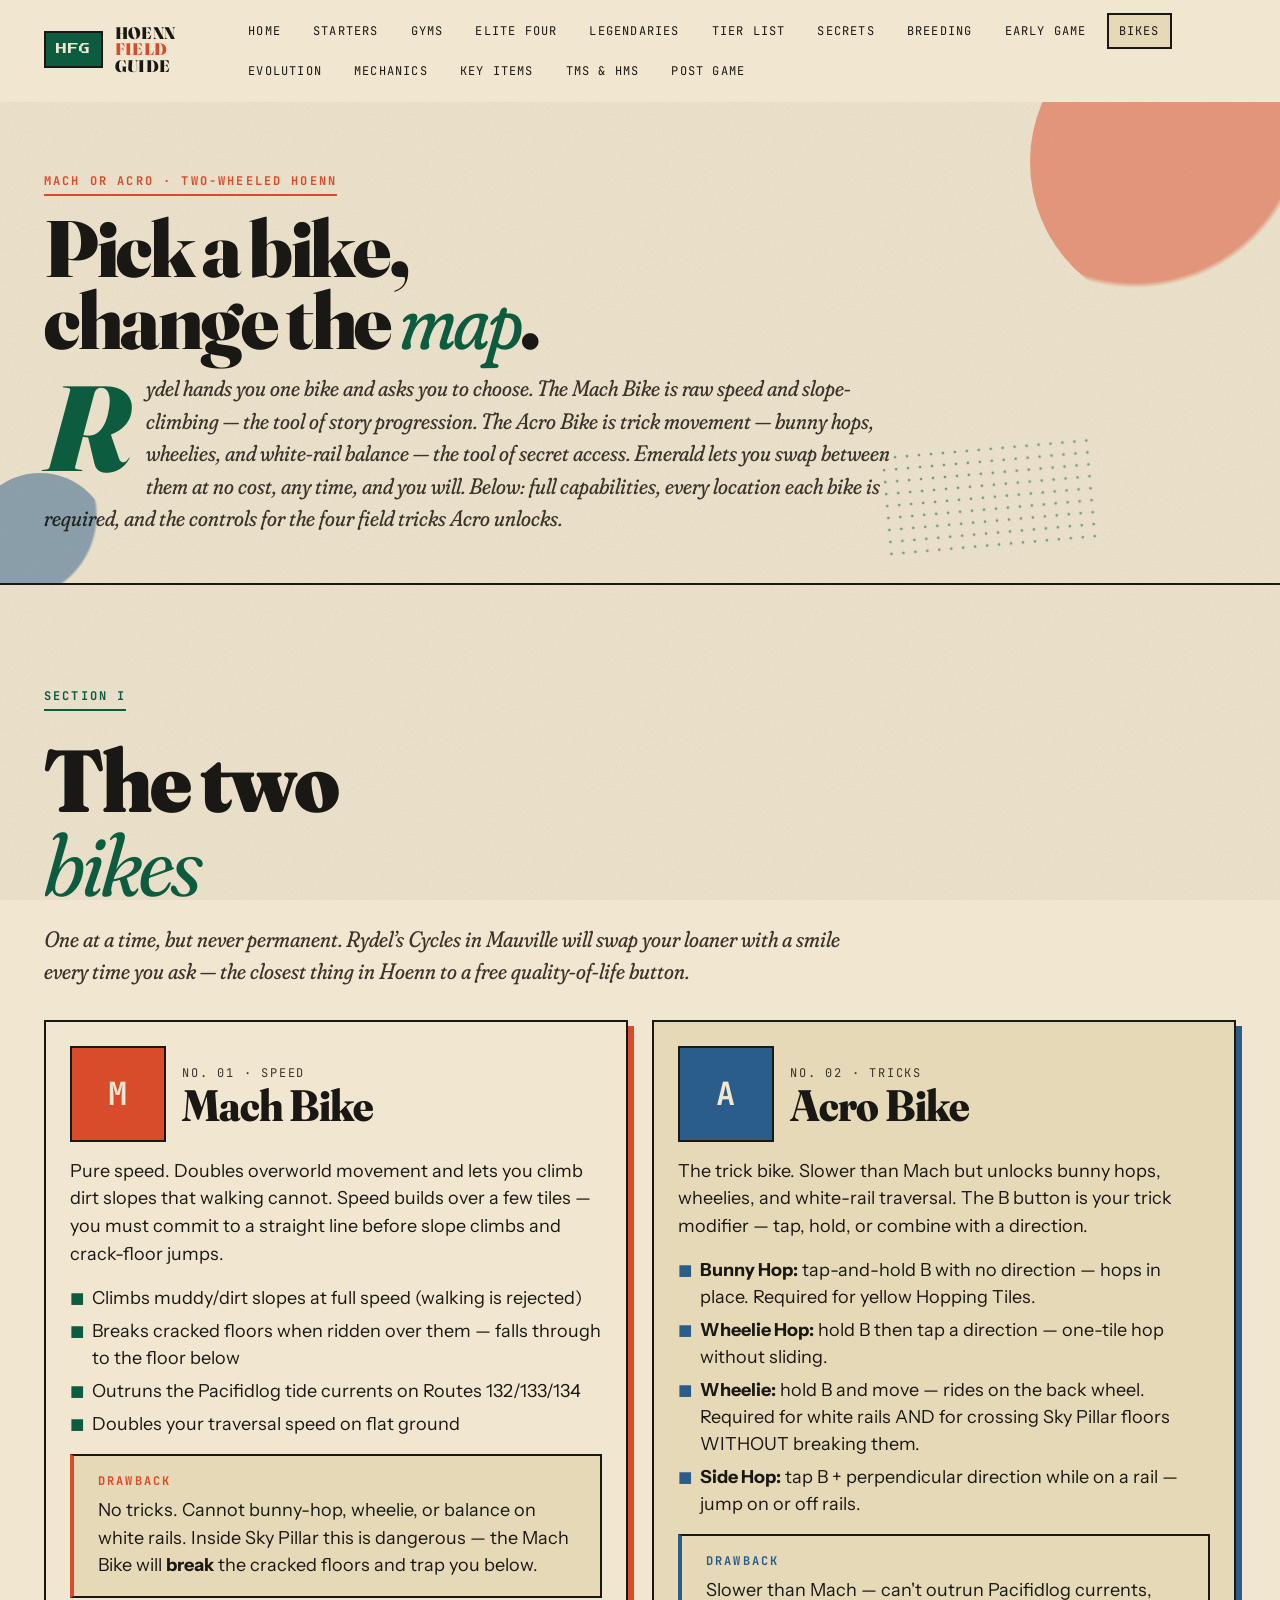
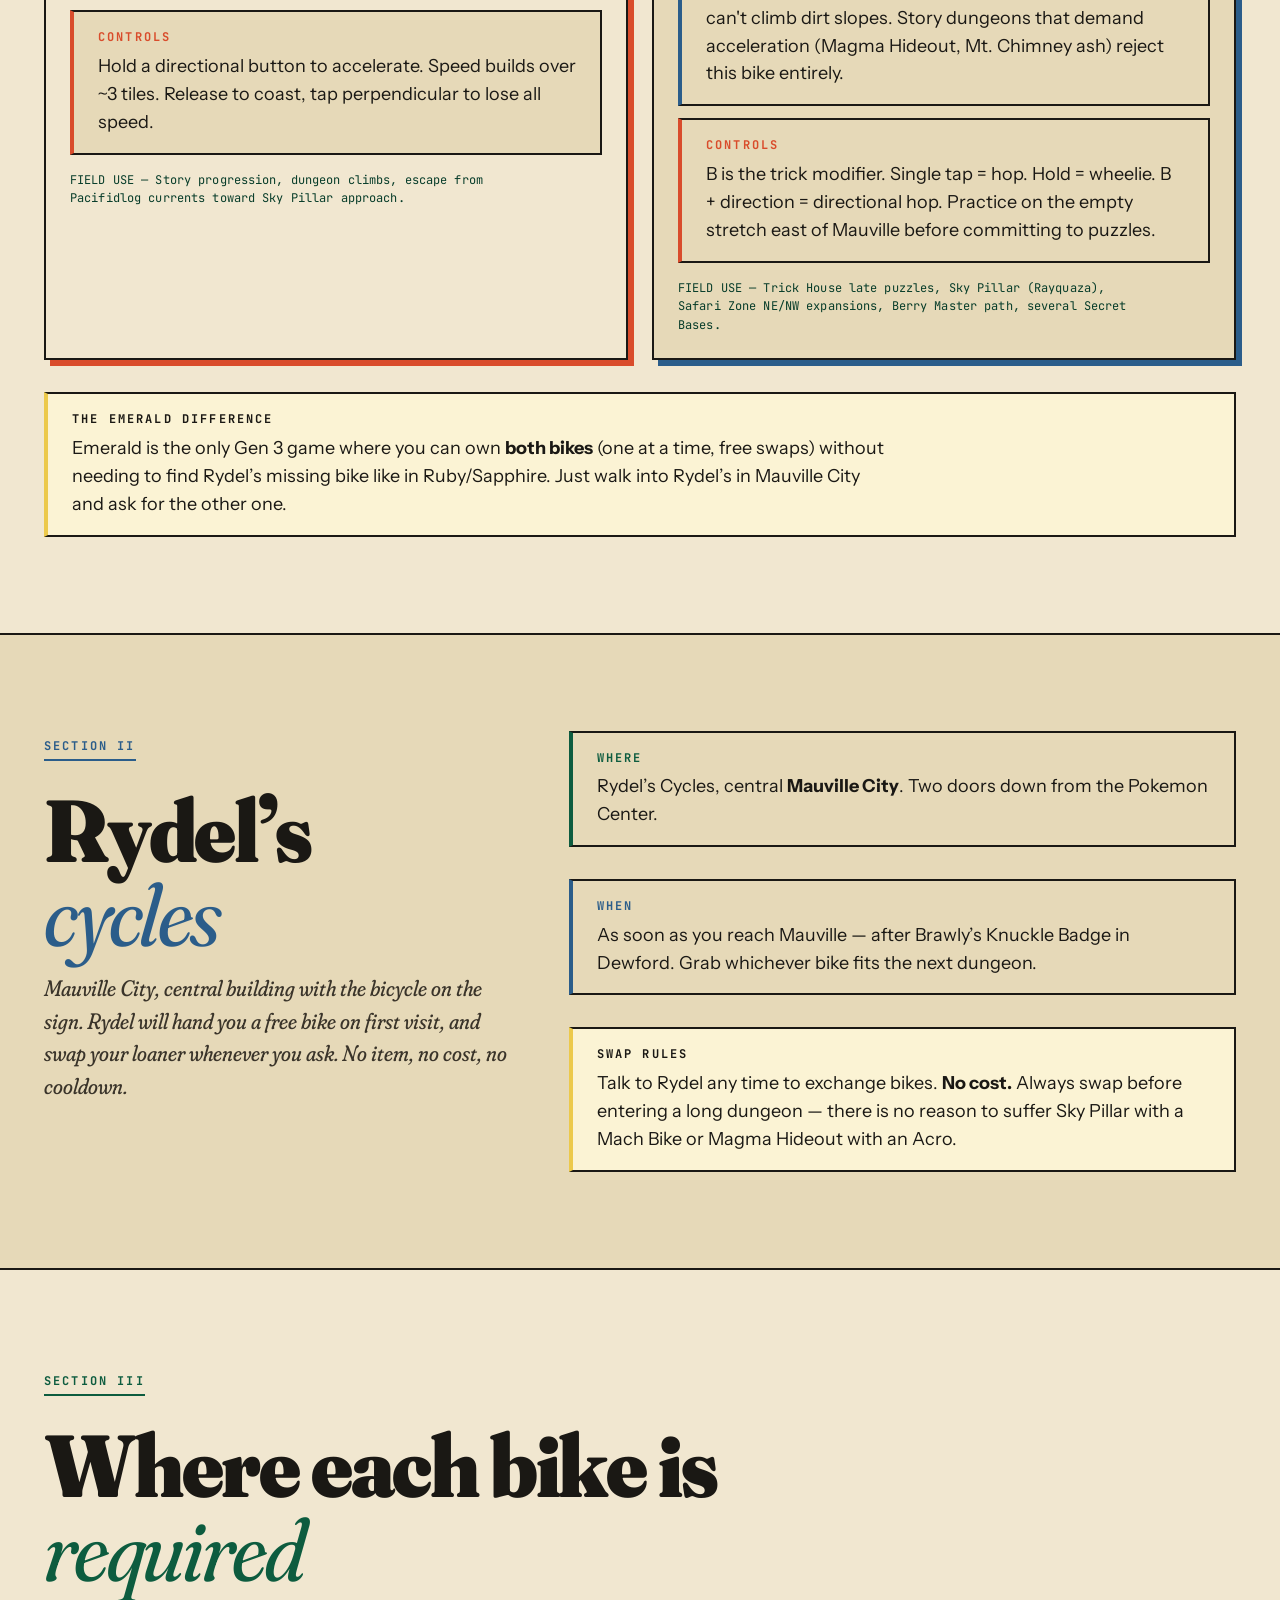
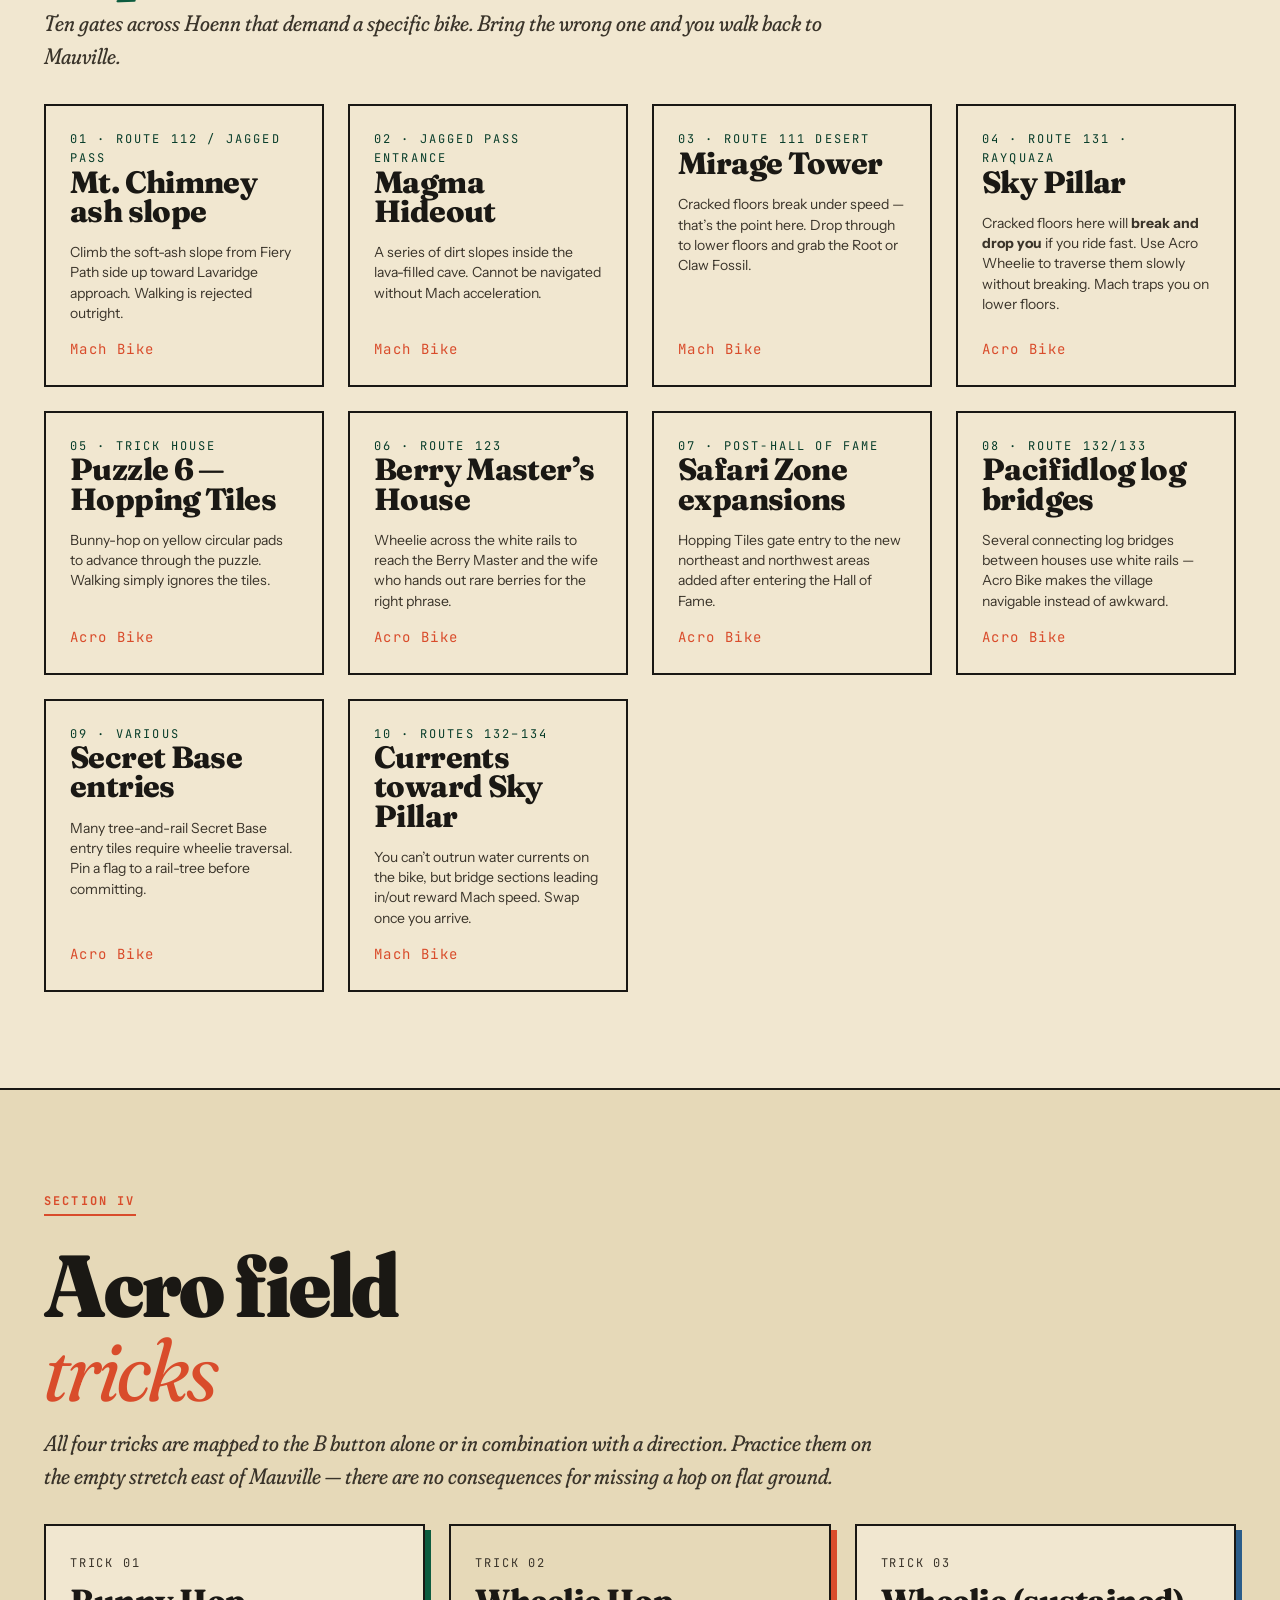
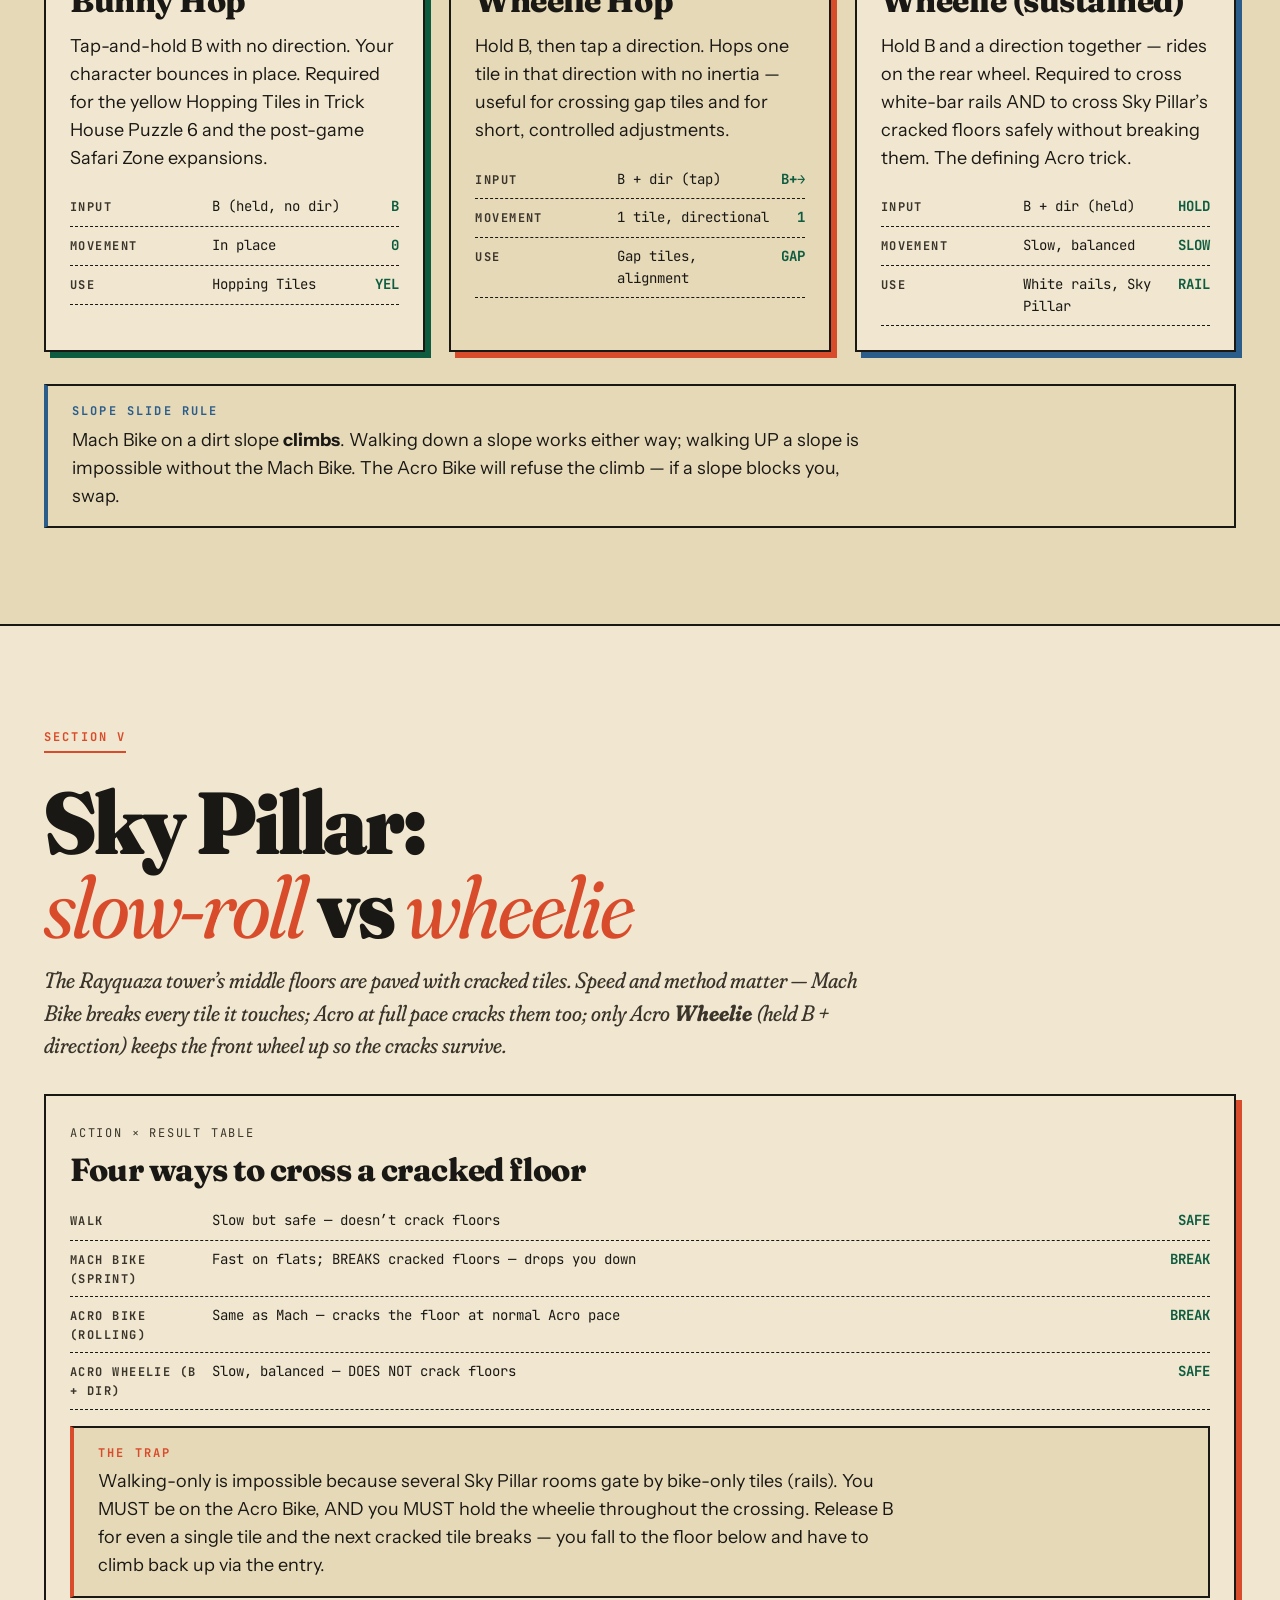
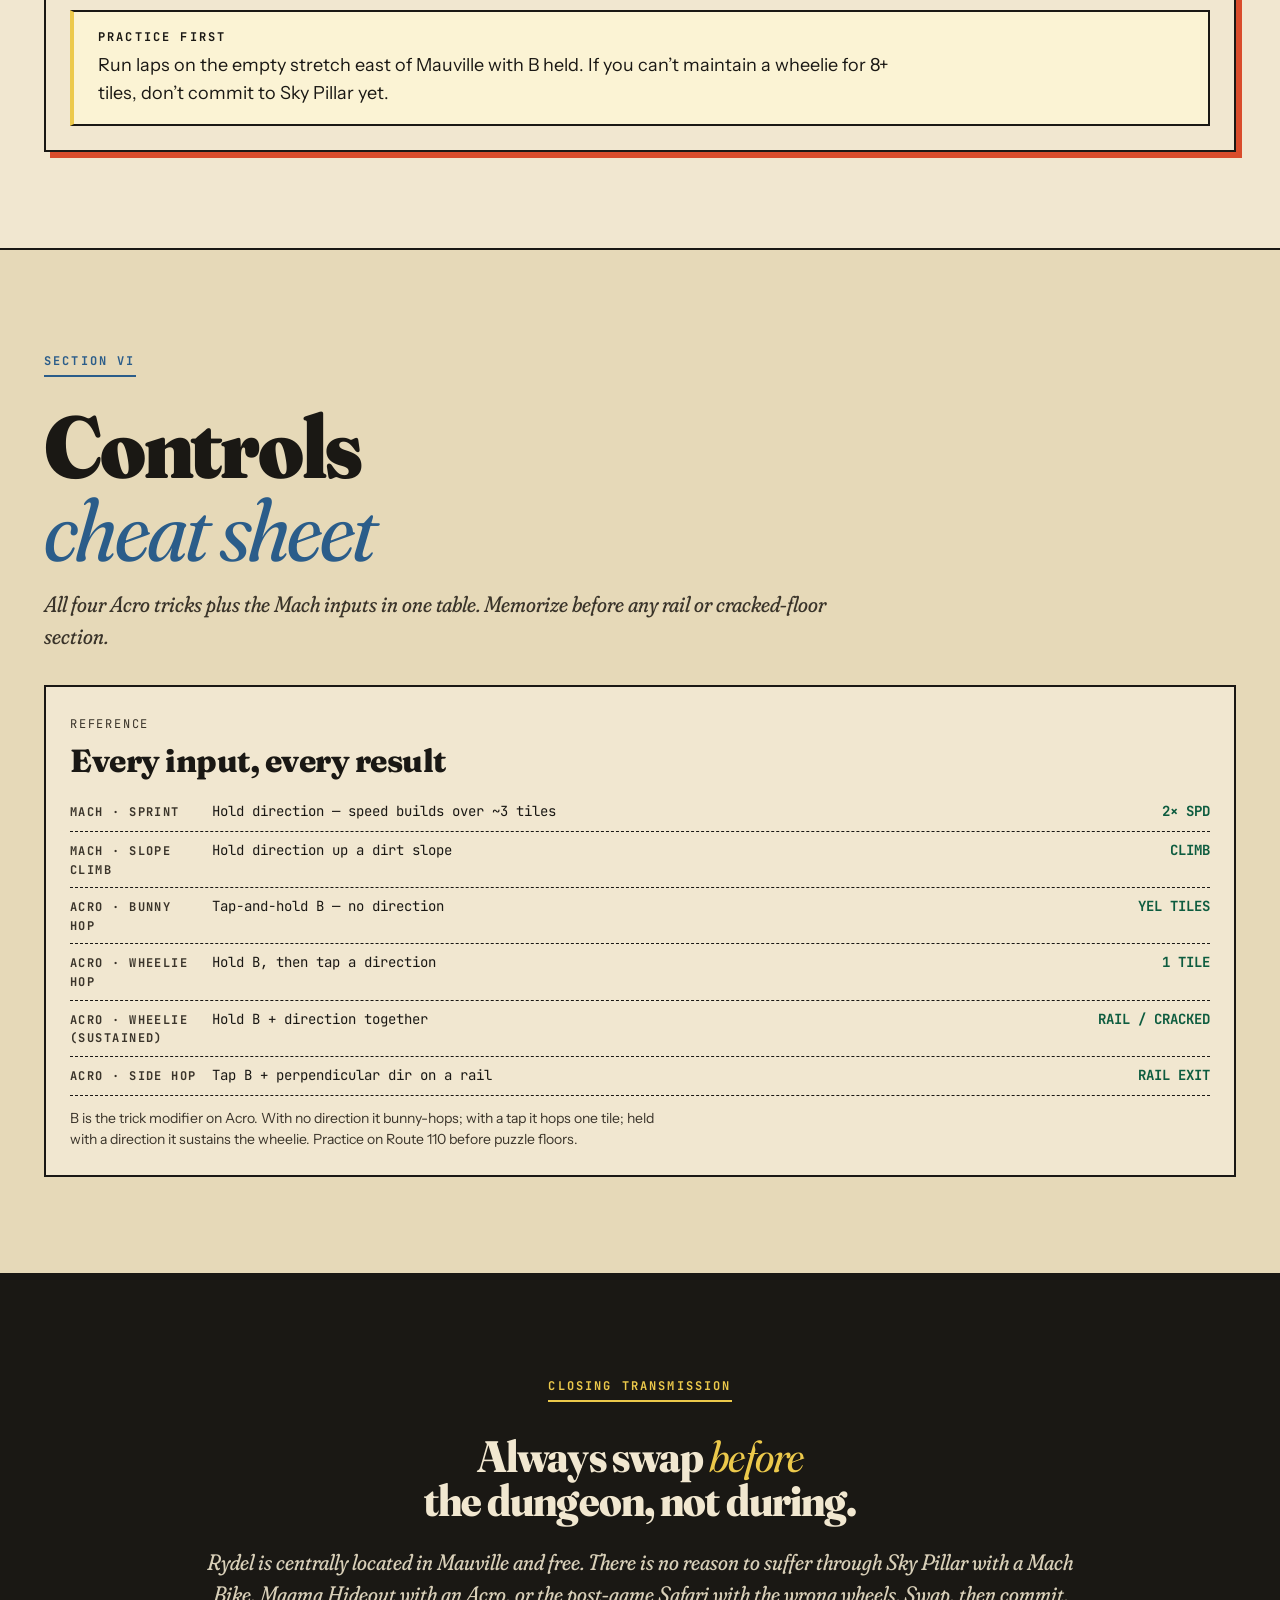
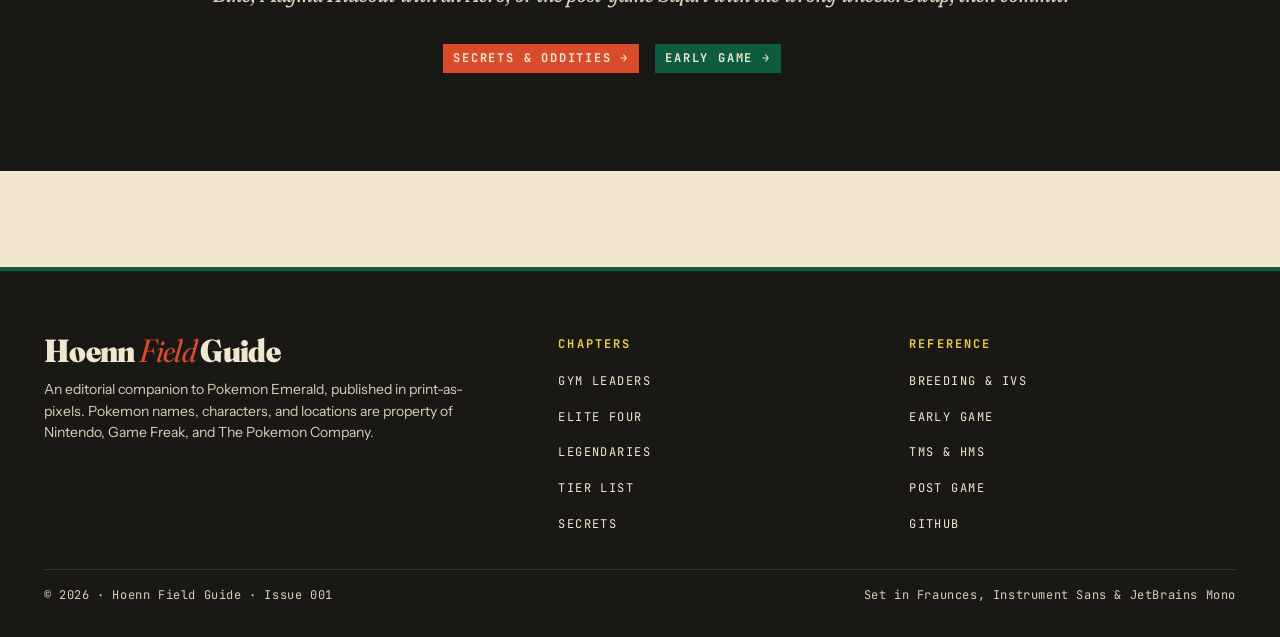
<file: bikes.html>
<!DOCTYPE html>
<html lang="en">
<head>
  <script>document.documentElement.classList.add("js")</script>
  <meta charset="UTF-8" />
  <meta name="viewport" content="width=device-width, initial-scale=1.0" />
  <meta name="description" content="Mach Bike vs Acro Bike — capabilities, where each is required, and the field tricks Acro unlocks. A Hoenn Field Guide reference page." />
  <title>Bikes &middot; Hoenn Field Guide</title>
  <link rel="stylesheet" href="assets/css/main.css" />
</head>
<body>
  <!-- ============================== NAV ============================== -->
  <header class="nav" role="banner">
    <div class="nav__inner">
      <a class="nav__brand" href="index.html" aria-label="Hoenn Field Guide home">
        <span class="nav__mark" aria-hidden="true">HFG</span>
        <span class="nav__wordmark">Hoenn <span>Field</span> Guide</span>
      </a>
      <nav class="nav__links" aria-label="Primary">
        <ul style="display:contents;">
          <li><a href="index.html">Home</a></li>
          <li><a href="starters.html">Starters</a></li>
          <li><a href="gyms.html">Gyms</a></li>
          <li><a href="elite-four.html">Elite Four</a></li>
          <li><a href="legendaries.html">Legendaries</a></li>
          <li><a href="tier-list.html">Tier List</a></li>
          <li><a href="secrets.html">Secrets</a></li>
          <li><a href="breeding.html">Breeding</a></li>
          <li><a href="early-game.html">Early Game</a></li>
          <li><a href="bikes.html">Bikes</a></li>
          <li><a href="evolution.html">Evolution</a></li>
          <li><a href="mechanics.html">Mechanics</a></li>
          <li><a href="keyitems.html">Key Items</a></li>
          <li><a href="tms-hms.html">TMs &amp; HMs</a></li>
          <li><a href="post-game.html">Post Game</a></li>
        </ul>
      </nav>
      <button class="nav__toggle" aria-expanded="false" aria-controls="nav-drawer">MENU</button>
    </div>
    <div class="nav__drawer" id="nav-drawer">
      <ul>
        <li><a href="index.html">Home</a></li>
        <li><a href="starters.html">Starters</a></li>
        <li><a href="gyms.html">Gyms</a></li>
        <li><a href="elite-four.html">Elite Four</a></li>
        <li><a href="legendaries.html">Legendaries</a></li>
        <li><a href="tier-list.html">Tier List</a></li>
        <li><a href="secrets.html">Secrets</a></li>
        <li><a href="breeding.html">Breeding</a></li>
        <li><a href="early-game.html">Early Game</a></li>
        <li><a href="bikes.html">Bikes</a></li>
        <li><a href="evolution.html">Evolution</a></li>
        <li><a href="mechanics.html">Mechanics</a></li>
        <li><a href="keyitems.html">Key Items</a></li>
        <li><a href="tms-hms.html">TMs &amp; HMs</a></li>
        <li><a href="post-game.html">Post Game</a></li>
      </ul>
    </div>
  </header>

  <main id="main">
    <!-- ============================== HEADER ============================== -->
    <section class="page-header">
      <div class="riso-blob riso-blob--ember" style="width:300px; height:300px; top:-90px; right:-50px;"></div>
      <div class="riso-dots" style="width:220px; height:110px; bottom:30px; right:14%; transform: rotate(-5deg);"></div>
      <div class="riso-blob riso-blob--ocean" style="width:140px; height:140px; bottom:-30px; left:-30px;"></div>

      <div class="container">
        <span class="kicker kicker--ember">Mach or Acro &middot; Two-Wheeled Hoenn</span>
        <h1 class="page-header__title">
          Pick a bike,<br>change the <em>map</em>.
        </h1>
        <p class="dropcap lede mt-4" style="max-width: 62ch;">
          Rydel hands you one bike and asks you to choose. The Mach Bike is raw speed and slope-climbing &mdash; the
          tool of story progression. The Acro Bike is trick movement &mdash; bunny hops, wheelies, and white-rail
          balance &mdash; the tool of secret access. Emerald lets you swap between them at no cost, any time, and you
          will. Below: full capabilities, every location each bike is required, and the controls for the four field
          tricks Acro unlocks.
        </p>
      </div>
    </section>

    <!-- ============================== BIKE COMPARISON ============================== -->
    <section class="section" id="comparison">
      <div class="container">
        <div style="margin-bottom: var(--s-6);">
          <span class="kicker">Section I</span>
          <h2 class="h1 mt-3">The two<br><em style="color:var(--emerald); font-style:italic; font-weight:400;">bikes</em></h2>
          <p class="lede mt-4" style="max-width: 60ch;">
            One at a time, but never permanent. Rydel&rsquo;s Cycles in Mauville will swap your loaner with a smile every
            time you ask &mdash; the closest thing in Hoenn to a free quality-of-life button.
          </p>
        </div>

        <div class="grid grid--2 stagger">
          <!-- MACH BIKE -->
          <article class="card offset-shadow--ember">
            <div style="display:flex; align-items:center; gap:var(--s-4); margin-bottom: var(--s-4);">
              <div class="poke-sprite-frame poke-sprite-frame--ember" style="width:96px; height:96px; display:flex; align-items:center; justify-content:center;">
                <span class="mono" style="font-size:2rem; font-weight:700; color:var(--paper);">M</span>
              </div>
              <div>
                <div class="card__subtitle">No. 01 &middot; Speed</div>
                <h3 class="h2" style="margin:0;">Mach Bike</h3>
              </div>
            </div>
            <p class="card__body">
              Pure speed. Doubles overworld movement and lets you climb dirt slopes that walking cannot. Speed builds
              over a few tiles &mdash; you must commit to a straight line before slope climbs and crack-floor jumps.
            </p>
            <ul class="bullet-list bullet-list--emerald" style="margin-top: var(--s-4);">
              <li>Climbs muddy/dirt slopes at full speed (walking is rejected)</li>
              <li>Breaks cracked floors when ridden over them &mdash; falls through to the floor below</li>
              <li>Outruns the Pacifidlog tide currents on Routes 132/133/134</li>
              <li>Doubles your traversal speed on flat ground</li>
            </ul>
            <div class="callout callout--ember mt-4">
              <span class="callout__label">Drawback</span>
              <p style="margin:0;">No tricks. Cannot bunny-hop, wheelie, or balance on white rails. Inside Sky Pillar
              this is dangerous &mdash; the Mach Bike will <strong>break</strong> the cracked floors and trap you below.</p>
            </div>
            <div class="callout mt-3">
              <span class="callout__label">Controls</span>
              <p style="margin:0;">Hold a directional button to accelerate. Speed builds over ~3 tiles. Release to coast,
              tap perpendicular to lose all speed.</p>
            </div>
            <p class="mono mt-4" style="font-size:var(--fs-xs); color:var(--emerald-deep);">
              FIELD USE &mdash; Story progression, dungeon climbs, escape from Pacifidlog currents toward Sky Pillar approach.
            </p>
          </article>

          <!-- ACRO BIKE -->
          <article class="card card--alt offset-shadow--ocean">
            <div style="display:flex; align-items:center; gap:var(--s-4); margin-bottom: var(--s-4);">
              <div class="poke-sprite-frame poke-sprite-frame--ocean" style="width:96px; height:96px; display:flex; align-items:center; justify-content:center;">
                <span class="mono" style="font-size:2rem; font-weight:700; color:var(--paper);">A</span>
              </div>
              <div>
                <div class="card__subtitle">No. 02 &middot; Tricks</div>
                <h3 class="h2" style="margin:0;">Acro Bike</h3>
              </div>
            </div>
            <p class="card__body">
              The trick bike. Slower than Mach but unlocks bunny hops, wheelies, and white-rail traversal. The B button
              is your trick modifier &mdash; tap, hold, or combine with a direction.
            </p>
            <ul class="bullet-list bullet-list--ocean" style="margin-top: var(--s-4);">
              <li><strong>Bunny Hop:</strong> tap-and-hold B with no direction &mdash; hops in place. Required for yellow Hopping Tiles.</li>
              <li><strong>Wheelie Hop:</strong> hold B then tap a direction &mdash; one-tile hop without sliding.</li>
              <li><strong>Wheelie:</strong> hold B and move &mdash; rides on the back wheel. Required for white rails AND for crossing Sky Pillar floors WITHOUT breaking them.</li>
              <li><strong>Side Hop:</strong> tap B + perpendicular direction while on a rail &mdash; jump on or off rails.</li>
            </ul>
            <div class="callout callout--ocean mt-4">
              <span class="callout__label">Drawback</span>
              <p style="margin:0;">Slower than Mach &mdash; can't outrun Pacifidlog currents, can't climb dirt slopes. Story
              dungeons that demand acceleration (Magma Hideout, Mt. Chimney ash) reject this bike entirely.</p>
            </div>
            <div class="callout mt-3">
              <span class="callout__label">Controls</span>
              <p style="margin:0;">B is the trick modifier. Single tap = hop. Hold = wheelie. B + direction = directional
              hop. Practice on the empty stretch east of Mauville before committing to puzzles.</p>
            </div>
            <p class="mono mt-4" style="font-size:var(--fs-xs); color:var(--emerald-deep);">
              FIELD USE &mdash; Trick House late puzzles, Sky Pillar (Rayquaza), Safari Zone NE/NW expansions, Berry Master path, several Secret Bases.
            </p>
          </article>
        </div>

        <div class="callout callout--sun" style="margin-top: var(--s-6);">
          <span class="callout__label">The Emerald difference</span>
          <p style="margin:0;">
            Emerald is the only Gen 3 game where you can own <strong>both bikes</strong> (one at a time, free swaps) without
            needing to find Rydel&rsquo;s missing bike like in Ruby/Sapphire. Just walk into Rydel&rsquo;s in Mauville City
            and ask for the other one.
          </p>
        </div>
      </div>
    </section>

    <!-- ============================== ACQUISITION ============================== -->
    <section class="section section--alt" id="rydel">
      <div class="container">
        <div class="split">
          <div>
            <span class="kicker kicker--ocean">Section II</span>
            <h2 class="h1 mt-3">Rydel&rsquo;s<br><em style="color:var(--ocean); font-style:italic; font-weight:400;">cycles</em></h2>
            <p class="lede mt-4">
              Mauville City, central building with the bicycle on the sign. Rydel will hand you a free bike on first visit,
              and swap your loaner whenever you ask. No item, no cost, no cooldown.
            </p>
          </div>

          <div class="stack-lg">
            <div class="callout callout--emerald">
              <span class="callout__label">Where</span>
              <p style="margin:0;">Rydel&rsquo;s Cycles, central <strong>Mauville City</strong>. Two doors down from the Pokemon Center.</p>
            </div>
            <div class="callout callout--ocean">
              <span class="callout__label">When</span>
              <p style="margin:0;">As soon as you reach Mauville &mdash; after Brawly&rsquo;s Knuckle Badge in Dewford. Grab whichever bike fits the next dungeon.</p>
            </div>
            <div class="callout callout--sun">
              <span class="callout__label">Swap rules</span>
              <p style="margin:0;">Talk to Rydel any time to exchange bikes. <strong>No cost.</strong> Always swap before
              entering a long dungeon &mdash; there is no reason to suffer Sky Pillar with a Mach Bike or Magma Hideout
              with an Acro.</p>
            </div>
          </div>
        </div>
      </div>
    </section>

    <!-- ============================== WHERE EACH BIKE IS REQUIRED ============================== -->
    <section class="section" id="where-required">
      <div class="container">
        <div style="margin-bottom: var(--s-6);">
          <span class="kicker">Section III</span>
          <h2 class="h1 mt-3">Where each bike is<br><em style="color:var(--emerald); font-style:italic; font-weight:400;">required</em></h2>
          <p class="lede mt-4" style="max-width: 60ch;">
            Ten gates across Hoenn that demand a specific bike. Bring the wrong one and you walk back to Mauville.
          </p>
        </div>

        <div class="grid grid--auto stagger">
          <article class="tile">
            <div>
              <div class="tile__num">01 &middot; Route 112 / Jagged Pass</div>
              <h3 class="tile__title">Mt. Chimney ash slope</h3>
            </div>
            <p class="tile__desc">Climb the soft-ash slope from Fiery Path side up toward Lavaridge approach. Walking is rejected outright.</p>
            <span class="tile__arrow">Mach Bike</span>
          </article>

          <article class="tile">
            <div>
              <div class="tile__num">02 &middot; Jagged Pass entrance</div>
              <h3 class="tile__title">Magma Hideout</h3>
            </div>
            <p class="tile__desc">A series of dirt slopes inside the lava-filled cave. Cannot be navigated without Mach acceleration.</p>
            <span class="tile__arrow">Mach Bike</span>
          </article>

          <article class="tile">
            <div>
              <div class="tile__num">03 &middot; Route 111 desert</div>
              <h3 class="tile__title">Mirage Tower</h3>
            </div>
            <p class="tile__desc">Cracked floors break under speed &mdash; that&rsquo;s the point here. Drop through to lower floors and grab the Root or Claw Fossil.</p>
            <span class="tile__arrow">Mach Bike</span>
          </article>

          <article class="tile">
            <div>
              <div class="tile__num">04 &middot; Route 131 &middot; Rayquaza</div>
              <h3 class="tile__title">Sky Pillar</h3>
            </div>
            <p class="tile__desc">Cracked floors here will <strong>break and drop you</strong> if you ride fast. Use Acro Wheelie to traverse them slowly without breaking. Mach traps you on lower floors.</p>
            <span class="tile__arrow">Acro Bike</span>
          </article>

          <article class="tile">
            <div>
              <div class="tile__num">05 &middot; Trick House</div>
              <h3 class="tile__title">Puzzle 6 &mdash; Hopping Tiles</h3>
            </div>
            <p class="tile__desc">Bunny-hop on yellow circular pads to advance through the puzzle. Walking simply ignores the tiles.</p>
            <span class="tile__arrow">Acro Bike</span>
          </article>

          <article class="tile">
            <div>
              <div class="tile__num">06 &middot; Route 123</div>
              <h3 class="tile__title">Berry Master&rsquo;s House</h3>
            </div>
            <p class="tile__desc">Wheelie across the white rails to reach the Berry Master and the wife who hands out rare berries for the right phrase.</p>
            <span class="tile__arrow">Acro Bike</span>
          </article>

          <article class="tile">
            <div>
              <div class="tile__num">07 &middot; Post-Hall of Fame</div>
              <h3 class="tile__title">Safari Zone expansions</h3>
            </div>
            <p class="tile__desc">Hopping Tiles gate entry to the new northeast and northwest areas added after entering the Hall of Fame.</p>
            <span class="tile__arrow">Acro Bike</span>
          </article>

          <article class="tile">
            <div>
              <div class="tile__num">08 &middot; Route 132/133</div>
              <h3 class="tile__title">Pacifidlog log bridges</h3>
            </div>
            <p class="tile__desc">Several connecting log bridges between houses use white rails &mdash; Acro Bike makes the village navigable instead of awkward.</p>
            <span class="tile__arrow">Acro Bike</span>
          </article>

          <article class="tile">
            <div>
              <div class="tile__num">09 &middot; Various</div>
              <h3 class="tile__title">Secret Base entries</h3>
            </div>
            <p class="tile__desc">Many tree-and-rail Secret Base entry tiles require wheelie traversal. Pin a flag to a rail-tree before committing.</p>
            <span class="tile__arrow">Acro Bike</span>
          </article>

          <article class="tile">
            <div>
              <div class="tile__num">10 &middot; Routes 132&ndash;134</div>
              <h3 class="tile__title">Currents toward Sky Pillar</h3>
            </div>
            <p class="tile__desc">You can&rsquo;t outrun water currents on the bike, but bridge sections leading in/out reward Mach speed. Swap once you arrive.</p>
            <span class="tile__arrow">Mach Bike</span>
          </article>
        </div>
      </div>
    </section>

    <!-- ============================== FIELD TRICKS ============================== -->
    <section class="section section--alt" id="field-tricks">
      <div class="container">
        <div style="margin-bottom: var(--s-6);">
          <span class="kicker kicker--ember">Section IV</span>
          <h2 class="h1 mt-3">Acro field<br><em style="color:var(--ember); font-style:italic; font-weight:400;">tricks</em></h2>
          <p class="lede mt-4" style="max-width: 60ch;">
            All four tricks are mapped to the B button alone or in combination with a direction. Practice them on the
            empty stretch east of Mauville &mdash; there are no consequences for missing a hop on flat ground.
          </p>
        </div>

        <div class="grid grid--3 stagger">
          <article class="card offset-shadow">
            <div class="card__subtitle">Trick 01</div>
            <h3 class="card__title mt-3">Bunny Hop</h3>
            <p class="card__body">
              Tap-and-hold B with no direction. Your character bounces in place. Required for the yellow Hopping Tiles in
              Trick House Puzzle 6 and the post-game Safari Zone expansions.
            </p>
            <dl style="margin-top: var(--s-4);">
              <div class="stat-row"><span class="stat-row__label">Input</span><span class="stat-row__value">B (held, no dir)</span><span class="stat-row__num">B</span></div>
              <div class="stat-row"><span class="stat-row__label">Movement</span><span class="stat-row__value">In place</span><span class="stat-row__num">0</span></div>
              <div class="stat-row"><span class="stat-row__label">Use</span><span class="stat-row__value">Hopping Tiles</span><span class="stat-row__num">YEL</span></div>
            </dl>
          </article>

          <article class="card card--alt offset-shadow--ember">
            <div class="card__subtitle">Trick 02</div>
            <h3 class="card__title mt-3">Wheelie Hop</h3>
            <p class="card__body">
              Hold B, then tap a direction. Hops one tile in that direction with no inertia &mdash; useful for crossing
              gap tiles and for short, controlled adjustments.
            </p>
            <dl style="margin-top: var(--s-4);">
              <div class="stat-row"><span class="stat-row__label">Input</span><span class="stat-row__value">B + dir (tap)</span><span class="stat-row__num">B+&rarr;</span></div>
              <div class="stat-row"><span class="stat-row__label">Movement</span><span class="stat-row__value">1 tile, directional</span><span class="stat-row__num">1</span></div>
              <div class="stat-row"><span class="stat-row__label">Use</span><span class="stat-row__value">Gap tiles, alignment</span><span class="stat-row__num">GAP</span></div>
            </dl>
          </article>

          <article class="card offset-shadow--ocean">
            <div class="card__subtitle">Trick 03</div>
            <h3 class="card__title mt-3">Wheelie (sustained)</h3>
            <p class="card__body">
              Hold B and a direction together &mdash; rides on the rear wheel. Required to cross white-bar rails AND to
              cross Sky Pillar&rsquo;s cracked floors safely without breaking them. The defining Acro trick.
            </p>
            <dl style="margin-top: var(--s-4);">
              <div class="stat-row"><span class="stat-row__label">Input</span><span class="stat-row__value">B + dir (held)</span><span class="stat-row__num">HOLD</span></div>
              <div class="stat-row"><span class="stat-row__label">Movement</span><span class="stat-row__value">Slow, balanced</span><span class="stat-row__num">SLOW</span></div>
              <div class="stat-row"><span class="stat-row__label">Use</span><span class="stat-row__value">White rails, Sky Pillar</span><span class="stat-row__num">RAIL</span></div>
            </dl>
          </article>
        </div>

        <div class="callout callout--ocean" style="margin-top: var(--s-6);">
          <span class="callout__label">Slope slide rule</span>
          <p style="margin:0;">Mach Bike on a dirt slope <strong>climbs</strong>. Walking down a slope works either way; walking
          UP a slope is impossible without the Mach Bike. The Acro Bike will refuse the climb &mdash; if a slope blocks you, swap.</p>
        </div>
      </div>
    </section>

    <!-- ============================== SKY PILLAR DISTINCTION ============================== -->
    <section class="section" id="sky-pillar">
      <div class="container">
        <div style="margin-bottom: var(--s-6);">
          <span class="kicker kicker--ember">Section V</span>
          <h2 class="h1 mt-3">Sky Pillar:<br><em style="color:var(--ember); font-style:italic; font-weight:400;">slow-roll</em> vs <em style="color:var(--ember); font-style:italic; font-weight:400;">wheelie</em></h2>
          <p class="lede mt-4" style="max-width: 60ch;">
            The Rayquaza tower&rsquo;s middle floors are paved with cracked tiles. Speed and method matter &mdash;
            Mach Bike breaks every tile it touches; Acro at full pace cracks them too; only Acro <strong>Wheelie</strong>
            (held B + direction) keeps the front wheel up so the cracks survive.
          </p>
        </div>

        <article class="card offset-shadow--ember">
          <div class="card__subtitle">Action &times; Result table</div>
          <h3 class="card__title mt-3">Four ways to cross a cracked floor</h3>
          <dl style="margin-top: var(--s-4);">
            <div class="stat-row"><span class="stat-row__label">Walk</span><span class="stat-row__value">Slow but safe &mdash; doesn&rsquo;t crack floors</span><span class="stat-row__num">SAFE</span></div>
            <div class="stat-row"><span class="stat-row__label">Mach Bike (sprint)</span><span class="stat-row__value">Fast on flats; BREAKS cracked floors &mdash; drops you down</span><span class="stat-row__num">BREAK</span></div>
            <div class="stat-row"><span class="stat-row__label">Acro Bike (rolling)</span><span class="stat-row__value">Same as Mach &mdash; cracks the floor at normal Acro pace</span><span class="stat-row__num">BREAK</span></div>
            <div class="stat-row"><span class="stat-row__label">Acro Wheelie (B + dir)</span><span class="stat-row__value">Slow, balanced &mdash; DOES NOT crack floors</span><span class="stat-row__num">SAFE</span></div>
          </dl>
          <div class="callout callout--ember mt-4">
            <span class="callout__label">The trap</span>
            <p style="margin:0;">Walking-only is impossible because several Sky Pillar rooms gate by bike-only tiles (rails). You MUST be on the Acro Bike, AND you MUST hold the wheelie throughout the crossing. Release B for even a single tile and the next cracked tile breaks &mdash; you fall to the floor below and have to climb back up via the entry.</p>
          </div>
          <div class="callout callout--sun mt-3">
            <span class="callout__label">Practice first</span>
            <p style="margin:0;">Run laps on the empty stretch east of Mauville with B held. If you can&rsquo;t maintain a wheelie for 8+ tiles, don&rsquo;t commit to Sky Pillar yet.</p>
          </div>
        </article>
      </div>
    </section>

    <!-- ============================== CONTROLS / TRICKS TUTORIAL ============================== -->
    <section class="section section--alt" id="controls">
      <div class="container">
        <div style="margin-bottom: var(--s-6);">
          <span class="kicker kicker--ocean">Section VI</span>
          <h2 class="h1 mt-3">Controls<br><em style="color:var(--ocean); font-style:italic; font-weight:400;">cheat sheet</em></h2>
          <p class="lede mt-4" style="max-width: 60ch;">All four Acro tricks plus the Mach inputs in one table. Memorize before any rail or cracked-floor section.</p>
        </div>

        <article class="card">
          <div class="card__subtitle">Reference</div>
          <h3 class="card__title mt-3">Every input, every result</h3>
          <dl style="margin-top: var(--s-4);">
            <div class="stat-row"><span class="stat-row__label">Mach &middot; sprint</span><span class="stat-row__value">Hold direction &mdash; speed builds over ~3 tiles</span><span class="stat-row__num">2&times; SPD</span></div>
            <div class="stat-row"><span class="stat-row__label">Mach &middot; slope climb</span><span class="stat-row__value">Hold direction up a dirt slope</span><span class="stat-row__num">CLIMB</span></div>
            <div class="stat-row"><span class="stat-row__label">Acro &middot; bunny hop</span><span class="stat-row__value">Tap-and-hold B &mdash; no direction</span><span class="stat-row__num">YEL TILES</span></div>
            <div class="stat-row"><span class="stat-row__label">Acro &middot; wheelie hop</span><span class="stat-row__value">Hold B, then tap a direction</span><span class="stat-row__num">1 TILE</span></div>
            <div class="stat-row"><span class="stat-row__label">Acro &middot; wheelie (sustained)</span><span class="stat-row__value">Hold B + direction together</span><span class="stat-row__num">RAIL / CRACKED</span></div>
            <div class="stat-row"><span class="stat-row__label">Acro &middot; side hop</span><span class="stat-row__value">Tap B + perpendicular dir on a rail</span><span class="stat-row__num">RAIL EXIT</span></div>
          </dl>
          <p class="card__body" style="margin-top: var(--s-3); font-size: var(--fs-sm); color: var(--ink-soft);">B is the trick modifier on Acro. With no direction it bunny-hops; with a tap it hops one tile; held with a direction it sustains the wheelie. Practice on Route 110 before puzzle floors.</p>
        </article>
      </div>
    </section>

    <!-- ============================== CLOSING CALLOUT ============================== -->
    <section class="section section--ink">
      <div class="container container--narrow text-center">
        <span class="kicker">Closing transmission</span>
        <h2 class="h2 mt-4" style="color:var(--paper);">Always swap <em style="color:var(--sun); font-style:italic; font-weight:400;">before</em><br>the dungeon, not during.</h2>
        <p class="lede mt-5" style="color:var(--mist); margin-inline:auto;">
          Rydel is centrally located in Mauville and free. There is no reason to suffer through Sky Pillar with a Mach Bike,
          Magma Hideout with an Acro, or the post-game Safari with the wrong wheels. Swap, then commit.
        </p>
        <p class="mt-6">
          <a href="secrets.html" class="badge badge--ember" style="text-decoration:none;">Secrets &amp; oddities &rarr;</a>
          &nbsp;
          <a href="early-game.html" class="badge badge--emerald" style="text-decoration:none;">Early Game &rarr;</a>
        </p>
      </div>
    </section>
  </main>

  <!-- ============================== FOOTER ============================== -->
  <footer class="footer">
    <div class="container">
      <div class="footer__inner">
        <div>
          <div class="footer__brand">Hoenn <span>Field</span> Guide</div>
          <p class="mt-3">An editorial companion to Pokemon Emerald, published in print-as-pixels.
          Pokemon names, characters, and locations are property of Nintendo, Game Freak, and The Pokemon Company.</p>
        </div>
        <div>
          <div class="footer__heading">Chapters</div>
          <ul class="footer__links">
            <li><a href="gyms.html">Gym Leaders</a></li>
            <li><a href="elite-four.html">Elite Four</a></li>
            <li><a href="legendaries.html">Legendaries</a></li>
            <li><a href="tier-list.html">Tier List</a></li>
            <li><a href="secrets.html">Secrets</a></li>
          </ul>
        </div>
        <div>
          <div class="footer__heading">Reference</div>
          <ul class="footer__links">
            <li><a href="breeding.html">Breeding &amp; IVs</a></li>
            <li><a href="early-game.html">Early Game</a></li>
            <li><a href="tms-hms.html">TMs &amp; HMs</a></li>
            <li><a href="post-game.html">Post Game</a></li>
            <li><a href="https://github.com/" rel="noopener">GitHub</a></li>
          </ul>
        </div>
      </div>
      <div class="footer__bottom">
        <span>&copy; <span data-year>2025</span> &middot; Hoenn Field Guide &middot; Issue 001</span>
        <span>Set in Fraunces, Instrument Sans &amp; JetBrains Mono</span>
      </div>
    </div>
  </footer>

  <button class="back-to-top" aria-label="Back to top">&uarr; Top</button>
  <script src="assets/js/main.js" defer></script>
</body>
</html>
</file>
<file: assets/css/main.css>
/* =============================================================
   HOENN FIELD GUIDE — Design System
   A vintage strategy-magazine aesthetic. Risograph print energy.
   Editorial tactical-data presentation. Nintendo Power, refined.
   ============================================================= */

@import url('https://fonts.googleapis.com/css2?family=Fraunces:opsz,wght,SOFT@9..144,400..900,0..100&family=Instrument+Sans:wght@400;500;600;700&family=JetBrains+Mono:wght@400;500;700&family=Press+Start+2P&display=swap');

/* -------------------------------------------------------------
   01. TOKENS
   ------------------------------------------------------------- */
:root {
  /* Palette */
  --paper: #f1e7d0;
  --paper-deep: #e6d9b8;
  --ink: #1a1814;
  --ink-soft: #3a342a;
  --emerald: #0d5c3f;
  --emerald-deep: #083d2a;
  --emerald-bright: #178a5e;
  --ember: #d94c2b;
  --ember-deep: #a8351d;
  --sun: #ecc94b;
  --mist: #d8cfb8;
  --ocean: #2b5d8a;
  --ocean-deep: #1d4163;
  --plum: #6b3a5c;

  /* Typography */
  --font-display: 'Fraunces', 'Times New Roman', serif;
  --font-body: 'Instrument Sans', system-ui, sans-serif;
  --font-mono: 'JetBrains Mono', 'SFMono-Regular', monospace;
  --font-pixel: 'Press Start 2P', 'Courier New', monospace;

  /* Type scale (modular, slightly over-shot for editorial feel) */
  --fs-xs: 0.75rem;     /* 12 */
  --fs-sm: 0.875rem;    /* 14 */
  --fs-base: 1.0625rem; /* 17 */
  --fs-md: 1.25rem;     /* 20 */
  --fs-lg: 1.5rem;      /* 24 */
  --fs-xl: 2rem;        /* 32 */
  --fs-2xl: 2.75rem;    /* 44 */
  --fs-3xl: 4rem;       /* 64 */
  --fs-4xl: 5.5rem;     /* 88 */
  --fs-5xl: 8rem;       /* 128 */

  /* Spacing scale */
  --s-1: 0.25rem;
  --s-2: 0.5rem;
  --s-3: 0.75rem;
  --s-4: 1rem;
  --s-5: 1.5rem;
  --s-6: 2rem;
  --s-7: 3rem;
  --s-8: 4rem;
  --s-9: 6rem;
  --s-10: 9rem;

  /* Frame */
  --border-w: 2.5px;
  --border-w-bold: 4px;
  --radius: 0;          /* hard edges */
  --radius-soft: 4px;   /* very tight */

  /* Layout */
  --container: 1240px;
  --container-narrow: 920px;
}

/* -------------------------------------------------------------
   02. RESET / BASE
   ------------------------------------------------------------- */
*, *::before, *::after { box-sizing: border-box; }
* { margin: 0; padding: 0; }

html {
  scroll-behavior: smooth;
  scroll-padding-top: 88px;
  -webkit-text-size-adjust: 100%;
}

body {
  background-color: var(--paper);
  color: var(--ink);
  font-family: var(--font-body);
  font-size: var(--fs-base);
  line-height: 1.55;
  font-feature-settings: 'ss01', 'liga', 'kern';
  position: relative;
  min-height: 100vh;
  overflow-x: hidden;
}

/* Paper grain texture overlay — SVG noise via data URI */
body::before {
  content: '';
  position: fixed;
  inset: 0;
  z-index: 1;
  pointer-events: none;
  opacity: 0.18;
  mix-blend-mode: multiply;
  background-image: url("data:image/svg+xml;utf8,<svg xmlns='http://www.w3.org/2000/svg' width='240' height='240'><filter id='n'><feTurbulence type='fractalNoise' baseFrequency='0.85' numOctaves='2' stitchTiles='stitch'/><feColorMatrix values='0 0 0 0 0.10  0 0 0 0 0.09  0 0 0 0 0.07  0 0 0 0.55 0'/></filter><rect width='100%25' height='100%25' filter='url(%23n)'/></svg>");
}

/* Ensure content sits above the grain */
body > * { position: relative; z-index: 2; }

img, svg { max-width: 100%; display: block; }
a { color: var(--emerald); text-decoration-thickness: 2px; text-underline-offset: 4px; }
a:hover { color: var(--ember); }

button { font: inherit; cursor: pointer; background: none; border: none; color: inherit; }

::selection { background: var(--sun); color: var(--ink); }

/* -------------------------------------------------------------
   03. TYPOGRAPHY UTILITIES
   ------------------------------------------------------------- */
.h1, .h2, .h3, .h4 {
  font-family: var(--font-display);
  color: var(--ink);
  letter-spacing: -0.015em;
  line-height: 1.02;
  font-variation-settings: 'opsz' 144, 'SOFT' 30;
}

.h1 {
  font-size: clamp(2.75rem, 8vw, var(--fs-4xl));
  font-weight: 900;
  line-height: 0.95;
  letter-spacing: -0.025em;
  font-variation-settings: 'opsz' 144, 'SOFT' 50;
}

.h2 {
  font-size: clamp(2rem, 5vw, var(--fs-2xl));
  font-weight: 800;
  line-height: 1.0;
  letter-spacing: -0.02em;
}

.h3 {
  font-size: clamp(1.5rem, 3vw, var(--fs-xl));
  font-weight: 700;
  line-height: 1.05;
}

.h4 {
  font-size: var(--fs-lg);
  font-weight: 600;
  line-height: 1.15;
  letter-spacing: -0.01em;
}

.lede {
  font-family: var(--font-display);
  font-weight: 400;
  font-size: clamp(1.125rem, 2vw, 1.4rem);
  line-height: 1.45;
  color: var(--ink-soft);
  font-variation-settings: 'opsz' 144, 'SOFT' 100;
  font-style: italic;
}

.kicker {
  display: inline-block;
  font-family: var(--font-mono);
  font-size: var(--fs-xs);
  text-transform: uppercase;
  letter-spacing: 0.18em;
  color: var(--emerald);
  font-weight: 700;
  border-bottom: 2px solid var(--emerald);
  padding-bottom: 4px;
  margin-bottom: var(--s-4);
}

.kicker--ember { color: var(--ember); border-color: var(--ember); }
.kicker--ocean { color: var(--ocean); border-color: var(--ocean); }
.kicker--ink   { color: var(--ink); border-color: var(--ink); }

.dropcap::first-letter {
  font-family: var(--font-display);
  font-weight: 900;
  font-size: 5.4em;
  float: left;
  line-height: 0.82;
  padding: 0.05em 0.12em 0 0;
  color: var(--emerald);
  font-variation-settings: 'opsz' 144, 'SOFT' 0;
  shape-outside: margin-box;
}

.mono {
  font-family: var(--font-mono);
  font-size: 0.92em;
  letter-spacing: 0.01em;
}

.pixel {
  font-family: var(--font-pixel);
  letter-spacing: 0.02em;
  line-height: 1.4;
}

.eyebrow {
  font-family: var(--font-mono);
  font-size: var(--fs-xs);
  text-transform: uppercase;
  letter-spacing: 0.2em;
  color: var(--ink-soft);
}

p + p { margin-top: var(--s-4); }
p { max-width: 68ch; }

/* -------------------------------------------------------------
   04. LAYOUT
   ------------------------------------------------------------- */
.container {
  width: 100%;
  max-width: var(--container);
  margin: 0 auto;
  padding: 0 var(--s-5);
}

.container--narrow { max-width: var(--container-narrow); }

.grid { display: grid; gap: var(--s-5); }
.grid--2 { grid-template-columns: repeat(2, 1fr); }
.grid--3 { grid-template-columns: repeat(3, 1fr); }
.grid--4 { grid-template-columns: repeat(4, 1fr); }
.grid--auto { grid-template-columns: repeat(auto-fit, minmax(260px, 1fr)); }
/* CSS Grid items default to min-width: auto (their min-content), which
   forces tracks to grow past the container if any descendant has long
   unbreakable text. Override so 1fr can actually shrink below content. */
.grid > *,
.split > *,
.stagger > * {
  min-width: 0;
}

.split {
  display: grid;
  grid-template-columns: 1fr;
  gap: var(--s-6);
}
@media (min-width: 960px) {
  .split { grid-template-columns: 5fr 7fr; gap: var(--s-7); }
  .split--reverse { grid-template-columns: 7fr 5fr; }
}

.stack > * + * { margin-top: var(--s-4); }
.stack-lg > * + * { margin-top: var(--s-6); }
.stack-xl > * + * { margin-top: var(--s-8); }

.flow > * + * { margin-top: var(--s-3); }

.section {
  padding: var(--s-9) 0;
  position: relative;
}
.section--tight { padding: var(--s-7) 0; }
.section--alt { background: var(--paper-deep); border-top: var(--border-w) solid var(--ink); border-bottom: var(--border-w) solid var(--ink); }
.section--ink { background: var(--ink); color: var(--paper); }
.section--ink .h1, .section--ink .h2, .section--ink .h3 { color: var(--paper); }
.section--ink .kicker { color: var(--sun); border-color: var(--sun); }

.divider-rule {
  height: var(--border-w);
  background: var(--ink);
  margin: var(--s-7) 0;
}

@media (max-width: 640px) {
  .grid--2, .grid--3, .grid--4 { grid-template-columns: 1fr; }
  .grid--auto { grid-template-columns: 1fr; }
}

/* Body-text wrapping: long monospace strings, URLs, and concatenated
   tokens shouldn't blow out their card on narrow viewports. */
.card,
.tile,
.callout,
.card-trainer,
.tier-card,
.stat-row__value,
.stat-row__num {
  overflow-wrap: anywhere;
  word-break: break-word;
}

/* -------------------------------------------------------------
   05. NAV
   ------------------------------------------------------------- */
.nav {
  position: sticky;
  top: 0;
  z-index: 50;
  background: var(--paper);
  border-bottom: var(--border-w) solid transparent;
  transition: border-color 180ms ease, box-shadow 180ms ease;
}
.nav.is-scrolled {
  border-bottom-color: var(--ink);
  box-shadow: 0 2px 0 var(--ink);
}

.nav__inner {
  display: flex;
  align-items: center;
  justify-content: space-between;
  gap: var(--s-5);
  padding: var(--s-4) var(--s-5);
  max-width: var(--container);
  margin: 0 auto;
}

.nav__brand {
  display: flex;
  align-items: center;
  gap: var(--s-3);
  text-decoration: none;
  color: var(--ink);
}
.nav__mark {
  font-family: var(--font-pixel);
  font-size: 11px;
  background: var(--emerald);
  color: var(--paper);
  padding: 8px 10px;
  border: 2px solid var(--ink);
  letter-spacing: 0.05em;
  flex-shrink: 0;
}
.nav__wordmark {
  font-family: var(--font-display);
  font-weight: 900;
  font-size: 1.05rem;
  letter-spacing: 0.02em;
  font-variation-settings: 'opsz' 144, 'SOFT' 0;
  text-transform: uppercase;
  line-height: 1;
}
.nav__wordmark span { color: var(--ember); }

.nav__links {
  display: none;
  list-style: none;
  align-items: center;
  column-gap: var(--s-2);
  row-gap: var(--s-3);
}
/* Kill default <ul>/<li> bullets inside the nav and drawer (the inline
   ul has display:contents, but li markers still render). */
.nav__links ul,
.nav__drawer ul {
  list-style: none;
  padding: 0;
  margin: 0;
}
.nav__links li,
.nav__drawer li {
  list-style: none;
}
.nav__links li::marker,
.nav__drawer li::marker {
  content: '';
}
.nav__links a {
  font-family: var(--font-mono);
  font-size: var(--fs-xs);
  text-transform: uppercase;
  letter-spacing: 0.1em;
  text-decoration: none;
  color: var(--ink);
  padding: 8px 10px;
  border: 2px solid transparent;
  transition: all 160ms ease;
}
.nav__links a:hover {
  background: var(--ink);
  color: var(--paper);
}
.nav__links a.is-current {
  border-color: var(--ink);
  background: var(--paper-deep);
}

.nav__toggle {
  display: inline-flex;
  align-items: center;
  gap: 6px;
  font-family: var(--font-mono);
  font-size: var(--fs-xs);
  text-transform: uppercase;
  letter-spacing: 0.12em;
  border: 2px solid var(--ink);
  padding: 8px 12px;
  background: var(--paper);
}

@media (min-width: 960px) {
  .nav__links { display: flex; flex-wrap: wrap; }
  .nav__toggle { display: none; }
}

/* Mobile drawer */
.nav__drawer {
  display: none;
  border-top: var(--border-w) solid var(--ink);
  background: var(--paper-deep);
  padding: var(--s-4) var(--s-5);
}
.nav__drawer.is-open { display: block; }
.nav__drawer ul { list-style: none; display: grid; gap: 6px; }
.nav__drawer a {
  display: block;
  font-family: var(--font-mono);
  font-size: var(--fs-sm);
  text-transform: uppercase;
  letter-spacing: 0.1em;
  text-decoration: none;
  color: var(--ink);
  padding: 8px 0;
  border-bottom: 1px dashed var(--ink);
}

/* -------------------------------------------------------------
   06. HERO
   ------------------------------------------------------------- */
.hero {
  padding: var(--s-9) 0 var(--s-8);
  border-bottom: var(--border-w) solid var(--ink);
  position: relative;
  overflow: hidden;
}

.hero__inner {
  display: grid;
  grid-template-columns: 1fr;
  gap: var(--s-6);
  align-items: end;
}
@media (min-width: 960px) {
  .hero__inner { grid-template-columns: 8fr 4fr; gap: var(--s-7); }
}

.hero__title {
  font-family: var(--font-display);
  font-weight: 900;
  font-size: clamp(2.6rem, 9.5vw, var(--fs-5xl));
  line-height: 0.95;
  letter-spacing: -0.035em;
  font-variation-settings: 'opsz' 144, 'SOFT' 0;
  color: var(--ink);
  /* Prevent the italic "g" descender from crashing into content below */
  padding-bottom: 0.18em;
  margin-bottom: var(--s-2);
}
.hero__title em {
  font-style: italic;
  font-weight: 400;
  color: var(--emerald);
  font-variation-settings: 'opsz' 144, 'SOFT' 100;
}
.hero__title span.amp {
  color: var(--ember);
  font-weight: 400;
  font-style: italic;
}

.hero__lede {
  font-family: var(--font-display);
  font-style: italic;
  font-weight: 400;
  font-size: clamp(1.1rem, 1.6vw, 1.35rem);
  line-height: 1.5;
  color: var(--ink-soft);
  max-width: 38ch;
  font-variation-settings: 'opsz' 144, 'SOFT' 100;
}

.hero__meta {
  display: grid;
  gap: var(--s-3);
  border-left: var(--border-w-bold) solid var(--emerald);
  padding-left: var(--s-4);
}
.hero__meta-row {
  display: grid;
  grid-template-columns: 110px 1fr;
  gap: var(--s-3);
  align-items: baseline;
  font-family: var(--font-mono);
  font-size: var(--fs-sm);
}
.hero__meta-row dt {
  text-transform: uppercase;
  letter-spacing: 0.12em;
  font-size: var(--fs-xs);
  color: var(--emerald-deep);
  font-weight: 700;
}
.hero__meta-row dd { color: var(--ink); font-weight: 500; }

/* Decorative riso shapes */
.riso-blob {
  position: absolute;
  border-radius: 50%;
  pointer-events: none;
  mix-blend-mode: multiply;
  opacity: 0.5;
}
.riso-blob--ember { background: radial-gradient(circle at 35% 35%, var(--ember) 0%, var(--ember) 60%, transparent 62%); }
.riso-blob--sun   { background: radial-gradient(circle at 30% 30%, var(--sun) 0%, var(--sun) 60%, transparent 62%); }
.riso-blob--ocean { background: radial-gradient(circle at 30% 30%, var(--ocean) 0%, var(--ocean) 60%, transparent 62%); }

.riso-dots {
  position: absolute;
  pointer-events: none;
  background-image: radial-gradient(var(--emerald) 1.5px, transparent 1.6px);
  background-size: 12px 12px;
  opacity: 0.55;
  mix-blend-mode: multiply;
}

/* -------------------------------------------------------------
   07. CARDS
   ------------------------------------------------------------- */
.card {
  background: var(--paper);
  border: var(--border-w) solid var(--ink);
  padding: var(--s-5);
  position: relative;
}

.card--alt { background: var(--paper-deep); }
.card--ink { background: var(--ink); color: var(--paper); }
.card--ink .h3, .card--ink .h4 { color: var(--paper); }

.card__title {
  font-family: var(--font-display);
  font-weight: 800;
  font-size: var(--fs-xl);
  line-height: 1.0;
  letter-spacing: -0.015em;
  color: var(--ink);
}

.card__subtitle {
  font-family: var(--font-mono);
  font-size: var(--fs-xs);
  text-transform: uppercase;
  letter-spacing: 0.15em;
  color: var(--ink-soft);
  margin-top: 4px;
}

.card__body { margin-top: var(--s-4); }

/* Trainer card — modeled after a Pokemon trainer-card artifact */
.card-trainer {
  background: var(--paper);
  border: var(--border-w) solid var(--ink);
  display: grid;
  grid-template-columns: 1fr;
  position: relative;
  overflow: hidden;
}

@media (min-width: 760px) {
  .card-trainer { grid-template-columns: 220px 1fr; }
}

.card-trainer__portrait {
  background: var(--emerald);
  color: var(--paper);
  padding: var(--s-5);
  display: flex;
  flex-direction: column;
  justify-content: space-between;
  align-items: flex-start;
  position: relative;
  border-bottom: var(--border-w) solid var(--ink);
  min-height: 220px;
  /* halftone pattern overlay */
  background-image:
    radial-gradient(circle at 25% 30%, rgba(255,255,255,0.18) 0%, transparent 40%),
    radial-gradient(var(--emerald-deep) 1.4px, transparent 1.5px);
  background-size: auto, 9px 9px;
  background-position: 0 0, 0 0;
}
@media (min-width: 760px) {
  .card-trainer__portrait { border-bottom: none; border-right: var(--border-w) solid var(--ink); }
}

.card-trainer__num {
  font-family: var(--font-mono);
  font-size: var(--fs-xs);
  text-transform: uppercase;
  letter-spacing: 0.15em;
  color: var(--paper);
  background: var(--ink);
  padding: 4px 8px;
  align-self: flex-start;
}

.card-trainer__initial {
  font-family: var(--font-display);
  font-weight: 900;
  font-size: clamp(5rem, 14vw, 8rem);
  line-height: 0.85;
  color: var(--paper);
  font-variation-settings: 'opsz' 144, 'SOFT' 0;
  letter-spacing: -0.04em;
  margin-top: auto;
  text-shadow: 4px 4px 0 var(--emerald-deep);
}

.card-trainer__type-tag {
  position: absolute;
  bottom: var(--s-3);
  right: var(--s-3);
}

.card-trainer__body {
  padding: var(--s-5);
  display: flex;
  flex-direction: column;
  gap: var(--s-3);
}

.card-trainer__name {
  font-family: var(--font-display);
  font-weight: 800;
  font-size: clamp(1.75rem, 3vw, 2.25rem);
  line-height: 0.95;
  letter-spacing: -0.02em;
  color: var(--ink);
  font-variation-settings: 'opsz' 144, 'SOFT' 30;
}

.card-trainer__city {
  font-family: var(--font-mono);
  font-size: var(--fs-sm);
  text-transform: uppercase;
  letter-spacing: 0.12em;
  color: var(--ink-soft);
}

.card-trainer__row {
  display: grid;
  grid-template-columns: 130px 1fr;
  gap: var(--s-3);
  padding: var(--s-2) 0;
  border-top: 1px solid var(--mist);
  font-size: var(--fs-sm);
  align-items: baseline;
}
.card-trainer__row dt {
  font-family: var(--font-mono);
  text-transform: uppercase;
  letter-spacing: 0.12em;
  font-size: var(--fs-xs);
  color: var(--emerald-deep);
  font-weight: 700;
}
.card-trainer__row dd { color: var(--ink); font-weight: 500; }

.card-trainer__strategy {
  margin-top: var(--s-2);
  padding: var(--s-4);
  background: var(--paper-deep);
  border-left: var(--border-w-bold) solid var(--ember);
  font-size: var(--fs-base);
  line-height: 1.55;
}

.card-trainer__strategy strong {
  font-family: var(--font-display);
  font-weight: 700;
  font-style: italic;
}

/* Starter cards (home page hover interaction) */
.card-starter {
  background: var(--paper);
  border: var(--border-w) solid var(--ink);
  padding: var(--s-5);
  position: relative;
  overflow: hidden;
  transition: transform 240ms ease, background 240ms ease;
  cursor: pointer;
}
.card-starter::before {
  content: '';
  position: absolute;
  inset: 0;
  background: var(--accent, var(--emerald));
  opacity: 0;
  transition: opacity 240ms ease;
  z-index: 0;
}
.card-starter > * { position: relative; z-index: 1; }
.card-starter:hover, .card-starter:focus-within {
  transform: translate(-3px, -3px);
}
.card-starter:hover::before, .card-starter:focus-within::before {
  opacity: 0.06;
}
.card-starter[data-accent="grass"] { --accent: var(--emerald); }
.card-starter[data-accent="fire"]  { --accent: var(--ember); }
.card-starter[data-accent="water"] { --accent: var(--ocean); }

.card-starter__num {
  font-family: var(--font-mono);
  font-size: var(--fs-xs);
  letter-spacing: 0.15em;
  color: var(--ink-soft);
}
.card-starter__name {
  font-family: var(--font-display);
  font-weight: 900;
  font-size: clamp(2rem, 4vw, 2.6rem);
  line-height: 0.9;
  letter-spacing: -0.025em;
  color: var(--ink);
  font-variation-settings: 'opsz' 144, 'SOFT' 30;
  margin-top: 4px;
}
.card-starter__evo {
  font-family: var(--font-mono);
  font-size: var(--fs-sm);
  color: var(--ink-soft);
  margin-top: var(--s-3);
}
.card-starter__rating {
  font-family: var(--font-display);
  font-style: italic;
  font-size: var(--fs-md);
  margin-top: var(--s-3);
  color: var(--emerald-deep);
}

.card-starter__details {
  max-height: 0;
  overflow: hidden;
  opacity: 0;
  transform: translateY(8px);
  transition: max-height 280ms ease, opacity 220ms ease, transform 280ms ease, margin-top 280ms ease;
}
.card-starter:hover .card-starter__details,
.card-starter:focus-within .card-starter__details {
  max-height: 600px;
  opacity: 1;
  transform: translateY(0);
  margin-top: var(--s-4);
}

.card-starter__stats {
  display: grid;
  gap: 6px;
  font-family: var(--font-mono);
  font-size: var(--fs-sm);
}
.card-starter__stats div {
  display: flex;
  justify-content: space-between;
  border-bottom: 1px dashed var(--ink);
  padding: 3px 0;
}

/* Gym Tile (numbered horizontal sequence) */
.gym-route {
  display: grid;
  grid-template-columns: repeat(2, 1fr);
  gap: 0;
  border: var(--border-w) solid var(--ink);
  background: var(--paper);
}
@media (min-width: 640px) { .gym-route { grid-template-columns: repeat(4, 1fr); } }
@media (min-width: 960px) { .gym-route { grid-template-columns: repeat(8, 1fr); } }

.gym-tile {
  padding: var(--s-4) var(--s-3);
  text-decoration: none;
  color: var(--ink);
  border-right: 1px solid var(--ink);
  border-bottom: 1px solid var(--ink);
  display: flex;
  flex-direction: column;
  gap: 6px;
  position: relative;
  transition: background 180ms ease, color 180ms ease;
  background: var(--paper);
}
.gym-tile:hover { background: var(--ink); color: var(--paper); }
.gym-tile:hover .gym-tile__num { color: var(--sun); }
.gym-tile:hover .gym-tile__type { color: var(--paper); }

@media (min-width: 960px) {
  .gym-tile { border-bottom: none; }
  .gym-tile:last-child { border-right: none; }
}

.gym-tile__num {
  font-family: var(--font-display);
  font-weight: 900;
  font-size: 2.4rem;
  line-height: 1;
  color: var(--emerald);
  font-variation-settings: 'opsz' 144, 'SOFT' 0;
}
.gym-tile__name {
  font-family: var(--font-display);
  font-weight: 700;
  font-size: var(--fs-md);
  letter-spacing: -0.01em;
  line-height: 1;
}
.gym-tile__city {
  font-family: var(--font-mono);
  font-size: var(--fs-xs);
  letter-spacing: 0.1em;
  text-transform: uppercase;
  color: inherit;
  opacity: 0.7;
}
.gym-tile__type {
  font-family: var(--font-mono);
  font-size: var(--fs-xs);
  text-transform: uppercase;
  letter-spacing: 0.12em;
  margin-top: auto;
  color: var(--ember);
}

/* Category tiles (What's inside) */
.tile {
  display: block;
  text-decoration: none;
  color: var(--ink);
  background: var(--paper);
  border: var(--border-w) solid var(--ink);
  padding: var(--s-5);
  position: relative;
  transition: transform 180ms ease, background 180ms ease;
  min-height: 200px;
  display: flex;
  flex-direction: column;
  justify-content: space-between;
  gap: var(--s-4);
}
.tile:hover {
  transform: translate(-3px, -3px);
  background: var(--paper-deep);
  color: var(--ink);
}
.tile__num {
  font-family: var(--font-mono);
  font-size: var(--fs-xs);
  letter-spacing: 0.18em;
  text-transform: uppercase;
  color: var(--emerald-deep);
}
.tile__title {
  font-family: var(--font-display);
  font-weight: 800;
  font-size: clamp(1.5rem, 2.4vw, 2rem);
  line-height: 0.95;
  letter-spacing: -0.02em;
  color: var(--ink);
}
.tile__desc {
  font-family: var(--font-body);
  font-size: var(--fs-sm);
  color: var(--ink-soft);
  line-height: 1.45;
}
.tile__arrow {
  font-family: var(--font-mono);
  font-size: var(--fs-sm);
  letter-spacing: 0.1em;
  color: var(--ember);
  margin-top: auto;
}
.tile:hover .tile__arrow { transform: translateX(4px); }

/* -------------------------------------------------------------
   08. TYPE CHIPS — full Gen 3 palette
   ------------------------------------------------------------- */
.type-chip {
  display: inline-flex;
  align-items: center;
  font-family: var(--font-mono);
  font-size: 0.72rem;
  font-weight: 700;
  letter-spacing: 0.12em;
  text-transform: lowercase;
  padding: 5px 10px;
  border: 2px solid var(--ink);
  background: var(--mist);
  color: var(--ink);
  line-height: 1;
}
.type-chip::before {
  content: '';
  display: inline-block;
  width: 7px; height: 7px;
  background: var(--ink);
  margin-right: 6px;
  border-radius: 50%;
}

.type-chip[data-type="normal"]   { background: #d8c9a8; color: #1a1814; }
.type-chip[data-type="fire"]     { background: #d94c2b; color: #fff5e8; }
.type-chip[data-type="water"]    { background: #2b5d8a; color: #f1e7d0; }
.type-chip[data-type="grass"]    { background: #0d5c3f; color: #f1e7d0; }
.type-chip[data-type="electric"] { background: #ecc94b; color: #1a1814; }
.type-chip[data-type="ice"]      { background: #9bcce0; color: #1a1814; }
.type-chip[data-type="fighting"] { background: #a8351d; color: #f1e7d0; }
.type-chip[data-type="poison"]   { background: #6b3a5c; color: #f1e7d0; }
.type-chip[data-type="ground"]   { background: #c4925a; color: #1a1814; }
.type-chip[data-type="flying"]   { background: #8aa4cf; color: #1a1814; }
.type-chip[data-type="psychic"]  { background: #d96aa8; color: #1a1814; }
.type-chip[data-type="bug"]      { background: #8da436; color: #1a1814; }
.type-chip[data-type="rock"]     { background: #8c7855; color: #f1e7d0; }
.type-chip[data-type="ghost"]    { background: #4a3568; color: #f1e7d0; }
.type-chip[data-type="dragon"]   { background: #5a3aa8; color: #f1e7d0; }
.type-chip[data-type="dark"]     { background: #2a201a; color: #f1e7d0; }
.type-chip[data-type="steel"]    { background: #b0a8a0; color: #1a1814; }

.type-chip[data-type="fire"]::before     { background: #f8e0c4; }
.type-chip[data-type="water"]::before    { background: #f8e0c4; }
.type-chip[data-type="grass"]::before    { background: #f8e0c4; }
.type-chip[data-type="fighting"]::before { background: #f8e0c4; }
.type-chip[data-type="poison"]::before   { background: #f8e0c4; }
.type-chip[data-type="rock"]::before     { background: #f8e0c4; }
.type-chip[data-type="ghost"]::before    { background: #f8e0c4; }
.type-chip[data-type="dragon"]::before   { background: #f8e0c4; }
.type-chip[data-type="dark"]::before     { background: #f8e0c4; }

.type-chip--lg {
  font-size: 0.85rem;
  padding: 8px 14px;
  letter-spacing: 0.14em;
}

/* -------------------------------------------------------------
   09. STAT ROWS / DATA / LISTS
   ------------------------------------------------------------- */
.stat-row {
  display: grid;
  grid-template-columns: 130px 1fr auto;
  gap: var(--s-3);
  padding: var(--s-2) 0;
  border-bottom: 1px dashed var(--ink);
  font-family: var(--font-mono);
  font-size: var(--fs-sm);
  align-items: baseline;
}
.stat-row__label {
  text-transform: uppercase;
  letter-spacing: 0.12em;
  font-size: var(--fs-xs);
  color: var(--ink-soft);
  font-weight: 700;
}
.stat-row__value { color: var(--ink); }
.stat-row__num { color: var(--emerald); font-weight: 700; }

.bullet-list {
  list-style: none;
  display: grid;
  gap: 6px;
  padding: 0;
  margin: 0;
}
.bullet-list > li {
  min-width: 0;
}
.bullet-list li {
  position: relative;
  padding-left: 22px;
  font-size: var(--fs-base);
  line-height: 1.5;
  overflow-wrap: anywhere;
  word-break: break-word;
}
.bullet-list li::before {
  content: '\25A0';
  position: absolute;
  left: 0;
  top: 0;
  color: var(--ember);
  font-size: 0.85em;
  line-height: 1.7;
}
.bullet-list--emerald li::before { color: var(--emerald); }
.bullet-list--ocean li::before { color: var(--ocean); }

/* Pokemon mini-card (used in tier list & team rosters) */
.poke-mini {
  display: inline-flex;
  flex-direction: column;
  gap: 6px;
  padding: var(--s-3) var(--s-4);
  border: 2px solid var(--ink);
  background: var(--paper);
  min-width: 160px;
  position: relative;
  transition: transform 160ms ease;
}
.poke-mini:hover { transform: translate(-2px, -2px); }
.poke-mini__name {
  font-family: var(--font-display);
  font-weight: 800;
  font-size: var(--fs-md);
  line-height: 1;
  letter-spacing: -0.01em;
}
.poke-mini__type {
  font-family: var(--font-mono);
  font-size: var(--fs-xs);
  letter-spacing: 0.1em;
  text-transform: uppercase;
  color: var(--ink-soft);
}
.poke-mini__lv {
  font-family: var(--font-mono);
  font-size: var(--fs-xs);
  letter-spacing: 0.08em;
  color: var(--emerald);
  position: absolute;
  top: 6px;
  right: 8px;
  font-weight: 700;
}

/* -------------------------------------------------------------
   10. CALLOUT / BANNER / BADGES
   ------------------------------------------------------------- */
.callout {
  background: var(--paper-deep);
  border: var(--border-w) solid var(--ink);
  border-left-width: var(--border-w-bold);
  border-left-color: var(--ember);
  padding: var(--s-4) var(--s-5);
  display: grid;
  gap: 6px;
}
.callout--emerald { border-left-color: var(--emerald); }
.callout--ocean { border-left-color: var(--ocean); }
.callout--sun { border-left-color: var(--sun); background: #fbf3d4; }

.callout__label {
  font-family: var(--font-mono);
  font-size: var(--fs-xs);
  text-transform: uppercase;
  letter-spacing: 0.18em;
  color: var(--ember);
  font-weight: 700;
}
.callout--emerald .callout__label { color: var(--emerald); }
.callout--ocean .callout__label { color: var(--ocean); }
.callout--sun .callout__label { color: var(--ink); }

.badge {
  display: inline-flex;
  align-items: center;
  gap: 6px;
  font-family: var(--font-mono);
  font-size: var(--fs-xs);
  text-transform: uppercase;
  letter-spacing: 0.15em;
  padding: 5px 10px;
  border: 2px solid var(--ink);
  background: var(--sun);
  color: var(--ink);
  font-weight: 700;
}
.badge--emerald { background: var(--emerald); color: var(--paper); }
.badge--ember { background: var(--ember); color: var(--paper); }
.badge--ink { background: var(--ink); color: var(--paper); }

/* -------------------------------------------------------------
   11. UTILITIES
   ------------------------------------------------------------- */
.border-hard { border: var(--border-w) solid var(--ink); }
.border-bold { border: var(--border-w-bold) solid var(--ink); }

.offset-shadow {
  position: relative;
  box-shadow: 6px 6px 0 var(--emerald);
}
.offset-shadow--ember { box-shadow: 6px 6px 0 var(--ember); }
.offset-shadow--ocean { box-shadow: 6px 6px 0 var(--ocean); }
.offset-shadow--sun   { box-shadow: 6px 6px 0 var(--sun); }
.offset-shadow--ink   { box-shadow: 6px 6px 0 var(--ink); }

.duotone-frame {
  position: relative;
  border: var(--border-w) solid var(--ink);
}
.duotone-frame::after {
  content: '';
  position: absolute;
  inset: 8px -8px -8px 8px;
  border: var(--border-w) solid var(--ember);
  z-index: -1;
  pointer-events: none;
}

.text-emerald { color: var(--emerald); }
.text-ember { color: var(--ember); }
.text-ocean { color: var(--ocean); }
.text-ink-soft { color: var(--ink-soft); }
.text-center { text-align: center; }
.text-mono { font-family: var(--font-mono); }

.bg-paper-deep { background: var(--paper-deep); }
.bg-ink { background: var(--ink); color: var(--paper); }
.bg-emerald { background: var(--emerald); color: var(--paper); }

.mt-0 { margin-top: 0; }
.mt-3 { margin-top: var(--s-3); }
.mt-4 { margin-top: var(--s-4); }
.mt-5 { margin-top: var(--s-5); }
.mt-6 { margin-top: var(--s-6); }
.mt-7 { margin-top: var(--s-7); }

/* -------------------------------------------------------------
   12. TIER LIST (used by tier-list.html)
   ------------------------------------------------------------- */
.tier-row {
  display: grid;
  grid-template-columns: 140px 1fr;
  border: var(--border-w) solid var(--ink);
  background: var(--paper);
  margin-bottom: var(--s-5);
  overflow: hidden;
}
@media (max-width: 640px) {
  .tier-row { grid-template-columns: 80px 1fr; }
}

.tier-row__letter {
  background: var(--ink);
  color: var(--paper);
  display: flex;
  align-items: center;
  justify-content: center;
  font-family: var(--font-display);
  font-weight: 900;
  font-size: clamp(4.5rem, 12vw, 8rem);
  line-height: 0.85;
  letter-spacing: -0.04em;
  font-variation-settings: 'opsz' 144, 'SOFT' 0;
  border-right: var(--border-w) solid var(--ink);
  padding: var(--s-4);
}
.tier-row[data-tier="S"] .tier-row__letter { background: var(--ember); color: var(--paper); }
.tier-row[data-tier="A"] .tier-row__letter { background: var(--emerald); color: var(--paper); }
.tier-row[data-tier="B"] .tier-row__letter { background: var(--ocean); color: var(--paper); }
.tier-row[data-tier="HM"] .tier-row__letter {
  background: var(--paper-deep);
  color: var(--ink);
  font-size: clamp(2rem, 5vw, 3rem);
  letter-spacing: 0.02em;
}

.tier-row__body {
  padding: var(--s-5);
  display: grid;
  gap: var(--s-4);
}

.tier-pokemon {
  display: grid;
  grid-template-columns: 1fr;
  gap: var(--s-4);
}
@media (min-width: 760px) {
  .tier-pokemon { grid-template-columns: repeat(auto-fit, minmax(260px, 1fr)); }
}

.tier-card {
  border: 2px solid var(--ink);
  padding: var(--s-4);
  background: var(--paper);
  display: flex;
  flex-direction: column;
  gap: var(--s-3);
  transition: transform 160ms ease;
}
.tier-card:hover { transform: translate(-2px, -2px); }

.tier-card__head {
  display: flex;
  justify-content: space-between;
  align-items: flex-start;
  gap: var(--s-3);
}
.tier-card__name {
  font-family: var(--font-display);
  font-weight: 800;
  font-size: var(--fs-lg);
  line-height: 1;
  letter-spacing: -0.015em;
}
.tier-card__just {
  font-size: var(--fs-sm);
  line-height: 1.5;
  color: var(--ink-soft);
}

/* -------------------------------------------------------------
   13. PAGE HEADER (for inner pages)
   ------------------------------------------------------------- */
.page-header {
  padding: var(--s-8) 0 var(--s-7);
  border-bottom: var(--border-w) solid var(--ink);
  position: relative;
  overflow: hidden;
}
.page-header__title {
  font-family: var(--font-display);
  font-weight: 900;
  font-size: clamp(2.5rem, 8vw, 5rem);
  line-height: 0.9;
  letter-spacing: -0.03em;
  font-variation-settings: 'opsz' 144, 'SOFT' 0;
}
.page-header__title em {
  font-style: italic;
  font-weight: 400;
  color: var(--emerald);
  font-variation-settings: 'opsz' 144, 'SOFT' 100;
}

/* -------------------------------------------------------------
   14. FOOTER
   ------------------------------------------------------------- */
.footer {
  background: var(--ink);
  color: var(--paper);
  padding: var(--s-8) 0 var(--s-6);
  margin-top: var(--s-9);
  border-top: var(--border-w-bold) solid var(--emerald);
}
.footer__inner {
  display: grid;
  gap: var(--s-5);
}
@media (min-width: 760px) {
  .footer__inner { grid-template-columns: 1.5fr 1fr 1fr; }
}
.footer__brand {
  font-family: var(--font-display);
  font-weight: 900;
  font-size: var(--fs-xl);
  line-height: 1;
  letter-spacing: -0.02em;
  font-variation-settings: 'opsz' 144, 'SOFT' 30;
}
.footer__brand span { color: var(--ember); font-style: italic; font-weight: 400; }
.footer p { color: var(--mist); font-size: var(--fs-sm); max-width: 50ch; }
.footer__links {
  list-style: none;
  display: grid;
  gap: 8px;
}
.footer__links a {
  font-family: var(--font-mono);
  font-size: var(--fs-xs);
  text-transform: uppercase;
  letter-spacing: 0.12em;
  color: var(--paper);
  text-decoration: none;
}
.footer__links a:hover { color: var(--sun); }
.footer__heading {
  font-family: var(--font-mono);
  font-size: var(--fs-xs);
  text-transform: uppercase;
  letter-spacing: 0.18em;
  color: var(--sun);
  margin-bottom: var(--s-3);
  font-weight: 700;
}
.footer__bottom {
  border-top: 1px solid var(--ink-soft);
  margin-top: var(--s-6);
  padding-top: var(--s-4);
  display: flex;
  justify-content: space-between;
  flex-wrap: wrap;
  gap: var(--s-3);
  font-family: var(--font-mono);
  font-size: var(--fs-xs);
  color: var(--mist);
  letter-spacing: 0.05em;
}

/* -------------------------------------------------------------
   15. BACK TO TOP BUTTON
   ------------------------------------------------------------- */
.back-to-top {
  position: fixed;
  bottom: 24px;
  right: 24px;
  z-index: 40;
  background: var(--ink);
  color: var(--paper);
  border: var(--border-w) solid var(--ink);
  font-family: var(--font-mono);
  font-size: var(--fs-xs);
  text-transform: uppercase;
  letter-spacing: 0.12em;
  padding: 10px 14px;
  opacity: 0;
  transform: translateY(20px);
  transition: opacity 200ms ease, transform 200ms ease;
  pointer-events: none;
  box-shadow: 4px 4px 0 var(--ember);
}
.back-to-top.is-visible {
  opacity: 1;
  transform: translateY(0);
  pointer-events: auto;
}
.back-to-top:hover { background: var(--emerald); border-color: var(--emerald); }

/* -------------------------------------------------------------
   16. ANIMATIONS — staggered reveal
   ------------------------------------------------------------- */
@keyframes reveal-up {
  from { opacity: 0; transform: translateY(18px); }
  to   { opacity: 1; transform: translateY(0); }
}

/* Reveal animation: content is always visible. The .is-armed class (added
   by JS only to elements that are below the initial viewport) is what hides
   them so the IntersectionObserver can animate them in when scrolled to.
   Above-the-fold content never gets armed and is therefore always visible.
   Without JS, nothing is armed and everything is visible. */
.reveal.is-armed {
  opacity: 0;
  transform: translateY(18px);
}
.reveal.is-armed.is-in {
  animation: reveal-up 700ms cubic-bezier(0.2, 0.8, 0.2, 1) forwards;
  animation-delay: calc(var(--delay, 0) * 80ms);
}

/* Page-load stagger: direct children of .stagger fade up on page load. This
   only runs for above-the-fold heroes so we keep the opacity:0 default. */
.stagger > * {
  opacity: 0;
  transform: translateY(14px);
  animation: reveal-up 600ms cubic-bezier(0.2, 0.8, 0.2, 1) forwards;
}
.stagger > *:nth-child(1) { animation-delay: 80ms; }
.stagger > *:nth-child(2) { animation-delay: 160ms; }
.stagger > *:nth-child(3) { animation-delay: 240ms; }
.stagger > *:nth-child(4) { animation-delay: 320ms; }
.stagger > *:nth-child(5) { animation-delay: 400ms; }
.stagger > *:nth-child(6) { animation-delay: 480ms; }
.stagger > *:nth-child(7) { animation-delay: 560ms; }
.stagger > *:nth-child(8) { animation-delay: 640ms; }
.stagger > *:nth-child(9) { animation-delay: 720ms; }
.stagger > *:nth-child(10) { animation-delay: 800ms; }

@media (prefers-reduced-motion: reduce) {
  *, *::before, *::after {
    animation-duration: 0.01ms !important;
    animation-iteration-count: 1 !important;
    transition-duration: 0.01ms !important;
  }
  .reveal, .stagger > * { opacity: 1; transform: none; }
}

/* -------------------------------------------------------------
   17. RESPONSIVE TWEAKS
   ------------------------------------------------------------- */
@media (max-width: 640px) {
  .hero { padding: var(--s-7) 0 var(--s-6); }
  .section { padding: var(--s-7) 0; }
  .card-trainer__row { grid-template-columns: 100px 1fr; }
  .stat-row { grid-template-columns: 110px 1fr; }
  .stat-row__num { grid-column: 2; }
  /* Decorative riso shapes are hand-positioned for desktop; on small
     viewports they overlap real content — scale and clip them safely. */
  .riso-blob, .riso-dots {
    transform: scale(0.55);
    transform-origin: top right;
    opacity: 0.35;
  }
  .page-header .riso-blob,
  .page-header .riso-dots,
  .hero .riso-blob,
  .hero .riso-dots {
    pointer-events: none;
    z-index: 0;
  }
  .page-header,
  .hero {
    overflow: hidden;
  }
}

@media (min-width: 1280px) {
  :root { --fs-base: 1.125rem; }
}

/* -------------------------------------------------------------
   18. POKEMON SPRITES
   GBA-era sprites from PokeAPI's generation-iii/emerald set.
   Pixel-rendering preserves the chunky in-game aesthetic.
   ------------------------------------------------------------- */
.poke-sprite {
  width: 64px;
  height: 64px;
  display: inline-block;
  vertical-align: middle;
  image-rendering: pixelated;
  image-rendering: -moz-crisp-edges;
  image-rendering: crisp-edges;
  background: transparent;
  flex-shrink: 0;
}
.poke-sprite--xs { width: 32px; height: 32px; }
.poke-sprite--sm { width: 48px; height: 48px; }
.poke-sprite--lg { width: 96px; height: 96px; }
.poke-sprite--xl { width: 128px; height: 128px; }

/* Sprite framed in a hard-bordered tile (matches design system) */
.poke-sprite-frame {
  display: inline-flex;
  align-items: center;
  justify-content: center;
  background: var(--paper-deep);
  border: var(--border-w) solid var(--ink);
  padding: var(--s-2);
  position: relative;
}
.poke-sprite-frame--emerald { background: var(--emerald); }
.poke-sprite-frame--ember { background: var(--ember); }
.poke-sprite-frame--sun { background: var(--sun); }
.poke-sprite-frame--ocean { background: var(--ocean); }

/* Inline sprite next to a label (e.g., in tier cards / poke-mini) */
.poke-row {
  display: flex;
  align-items: center;
  gap: var(--s-3);
}
.poke-row .poke-sprite { flex-shrink: 0; }
</file>
